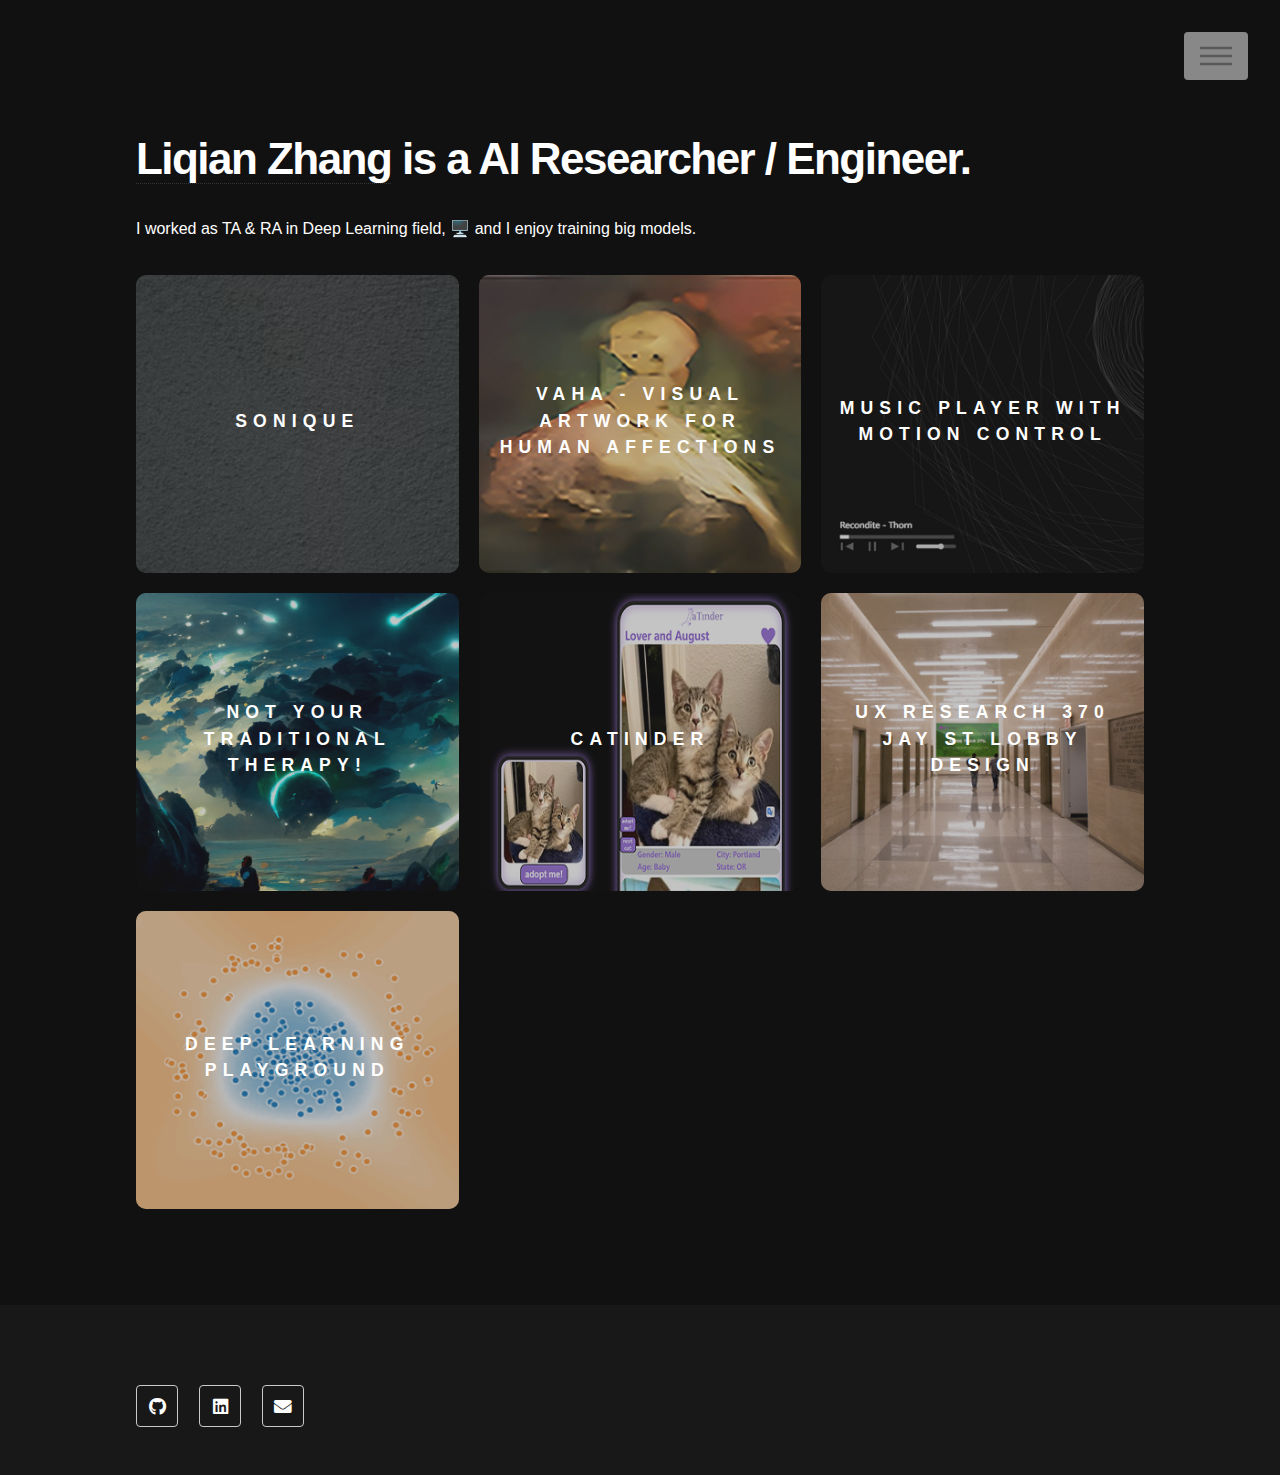
<file: index.html>
<!DOCTYPE HTML>
<!--
	Phantom by HTML5 UP
	html5up.net | @ajlkn
	Free for personal and commercial use under the CCA 3.0 license (html5up.net/license)
-->
<html>
	<head>
		<title>Liqian Zhang</title>
		<link rel="shortcut icon" href="{{ url_for('static', filename='favicon.ico') }}">
		<meta charset="utf-8" />
		<meta name="viewport" content="width=device-width, initial-scale=1, user-scalable=no" />
		<link rel="stylesheet" href="./static/assets/css/main.css" />
		<noscript><link rel="stylesheet" href="./static/assets/css/noscript.css" /></noscript>
	</head>
	<body class="is-preload">
		<!-- Wrapper -->
			<div id="wrapper">

				<!-- Header -->
					<header id="header">
						<div class="inner">


							<!-- Nav -->
								<nav>
									<ul>
										<li><a href="#menu">Menu</a></li>
									</ul>
								</nav>

						</div>
					</header>

				<!-- Menu -->
					<nav id="menu">
						<h2>Menu</h2>
						<ul>
							<li><a href="index.html">Home</a></li>
							<li><a href="templates/sonique.html">SONIQUE - Video Background Music Generation Using Unpaired Audio-Visual Data</a></li>
							<li><a href="https://github.com/zxxwxyyy/VAHA">VAHA - Visual Artwork for Human Affection</a></li>
							<li><a href="https://github.com/zxxwxyyy/Music-Player-With-Motion-Control">Music Player With Motion Control</a></li>
							<li><a href="templates/not_your_traditional_therapy.html">Not Your Traditional Therapy</a></li>
							<li><a href="https://github.com/zxxwxyyy/catinder">Catinder</a></li>
							<li><a href="https://github.com/zxxwxyyy/Deep-learning-playground">Deep Learning Playground</a></li>
							<li><a href="templates/ux_research_370jay.html">UX Research 370 Jay St Lobby Design</a></li>
						
						</ul>
						<h2>About</h2>
						<ul>
							<li><a href="templates/aboutme.html">About Me</a></li>
							<li><a href="https://lzhang20179.wixsite.com/website/work">More Work</a></li>
						</ul>
					</nav>

				<!-- Main -->
					<div id="main">
						<div class="inner">
							<header>
								<h1>
									<a href="./templates/aboutme.html">Liqian Zhang</a> is a AI Researcher / Engineer.
								</h1>
								<p> I worked as TA & RA in Deep Learning field, 🖥️ and I enjoy training big models.</p>
							</header>
							<section class="tiles">
								<article class="style1">
									<span class="image">
										<img src="./static/images/sonique.png" alt=""/>
									</span>
									<a href="./templates/sonique.html">
										<h2>SONIQUE</h2>

										<div class="content">
											<p>
												A Multi-model tool that designed to help video editors generate background music on video & tv series' transition scene.
											</p>
											<p>
												Role: Researcher / Programmer
												<br>Tools: Python, Pytorch</br>
											</p>
										</div>
									</a>
								</article>
								<article class="style1">
									<span class="image">
										<img src="./static/images/happy.jpg" alt=""/>
									</span>
									<a href="https://github.com/zxxwxyyy/VAHA">
										<h2>VAHA - Visual Artwork for Human Affections</h2>

										<div class="content">
											<p>
												The Visual Artwork for Human Affections(VAHA) is a multi-model 
												designed to explore the intersection of creativity, 
												human emotions, and artificial intelligence. 
												Full-stack demo available.
											</p>
											<p>
												Role: Researcher / Programmer
												<br>Tools: Python, ReactJS, Tensorflow</br>
											</p>
										</div>
									</a>
								</article>
								<article class="style1">
									<span class="image">
										<img src="./static/images/music_player.png" alt="" />
									</span>
									<a href="https://github.com/zxxwxyyy/Music-Player-With-Motion-Control">
										<h2>MUSIC PLAYER WITH MOTION CONTROL</h2>
										<div class="content">
											<p>A music player using p5.js that incorporates motion control functionality through Arduino ultrasonic sensors.</p>
											<p>Tools: JavaScript, GitHub Page, Arduino(c++)</p>
										</div>
									</a>
								</article>
								<article class="style1">
									<span class="image">
										<img src="./static/images/NotUrTraditionalTherapy_Logo.png" alt="" />
									</span>
									<a href="/templates/not_your_traditional_therapy.html">
										<h2>NOT YOUR TRADITIONAL THERAPY!</h2>
										<div class="content">
											<p>is a VR rage room that allows you to immerse yourself into two different unique and stylized environments.</p>
											<p>Role: Asset Producer/Programmer
											<br>Tools: Unreal Engine, Blender, Oculus</br>
											</p>
										</div>
									</a>
								</article>
								<article class="style1">
									<span class="image">
										<img src="./static/images/catinder.png" alt="" />
									</span>
									<a href="https://github.com/zxxwxyyy/catinder">
										<h2>CATINDER</h2>
										<div class="content">
											<p>Catinder is a unique adoption web-app designed to help homeless cats find their forever homes. Built using Petfinder's API and p5.js.</p>
											<p>
											Tools: JavaScript, API
											</p>
										</div>
									</a>
								</article>
								<article class="style1">
									<span class="image">
										<img src="./static/images/370_Jay_Lobby.png" alt=""/>
									</span>
									<a href="/templates/ux_research_370jay.html">
										<h2>UX research 370 Jay St Lobby Design</h2>

										<div class="content">
											<p>
												Redesigning NYU Tandon's 370 Jay St lobby - a UX research project for Ideation & Prototypes class.
											</p>
											<p>
												Role: UX Researcher / Programmer
												<br>Tools: p5.js, Arduino(c++)</br>
											</p>
										</div>
									</a>
								</article>
								<article class="style1">
									<span class="image">
										<img src="./static/images/dl-playground.png" alt=""/>
									</span>
									<a href="https://github.com/zxxwxyyy/Deep-learning-playground">
										<h2>DEEP LEARNING PLAYGROUND</h2>

										<div class="content">
											<p>
												a collection of various projects where I have explored and applied concepts from the fascinating realm of machine learning and deep learning.
											</p>
											<p>
												Tools: Python, Tensorflow, Scikit-Learn, Pandas, Numpy, Matplotlib...
											</p>
										</div>
									</a>
								</article>
								<!-- <article class="style1">
									<span class="image">
										<img src="./static/images/fstudio.png" alt=""/>
									</span>
									<a href="https://lzhang20179.wixsite.com/website/f-studio-vr-ar-exhitbition">
										<h2>F-STUDIO AR/VR EXHITBITION</h2>

										<div class="content">
											<p>
												To bring back in-person shopping and visiting exhibition experiences during the Covid pandemic.
											</p>
											<p>
												Role: 3D Modelers/Interaction designer/AR&VR developer
												<br>Tools: Blender, Spark AR</br>
											</p>
										</div>
									</a>
								</article>
								<article class="style1">
									<span class="image">
										<img src="./static/images/kozaburo.png" alt=""/>
									</span>
									<a href="https://lzhang20179.wixsite.com/website/kozaburo-aunn-invitation">
										<h2>KOZABURO aUnn AR INVITATION</h2>

										<div class="content">
											<p>
												a virtual space from graphic images with Kozaburo's mood on Instagram to promote the coming music event.
											</p>
											<p>
												Role: 3D Modelers/Interaction designer/AR developer
												<br>Tools: Blender, Spark AR</br>
											</p>
										</div>
									</a>
								</article> -->

							</section>
						</div>
					</div>

				<!-- Footer -->
					<footer id="footer">
						<div class="inner">
							<section>
								<ul class="icons">
									<li><a href="https://github.com/zxxwxyyy" class="icon brands style2 fa-github"><span class="label">GitHub</span></a></li>
									<li><a href="https://www.linkedin.com/in/liqian-zhang-0572b91a7/" class="icon brands style2 fa-linkedin"><span class="label">Linkedin</span></a></li>
									<li><a href="mailto:lzhang2017@gmail.com" class="icon solid style2 fa-envelope"><span class="label">Email</span></a></li>
								</ul>
							</section>
<!--							<ul class="copyright">-->
<!--								<li>&copy; Untitled. All rights reserved</li><li>Design: <a href="http://html5up.net">HTML5 UP</a></li>-->
<!--							</ul>-->
						</div>
					</footer>

			</div>

		<!-- Scripts -->
			<script src="./static/assets/js/jquery.min.js"></script>
			<script src="./static/assets/js/browser.min.js"></script>
			<script src="./static/assets/js/breakpoints.min.js"></script>
			<script src="./static/assets/js/util.js"></script>
			<script src="./static/assets/js/main.js"></script>

	</body>
</html>
</file>
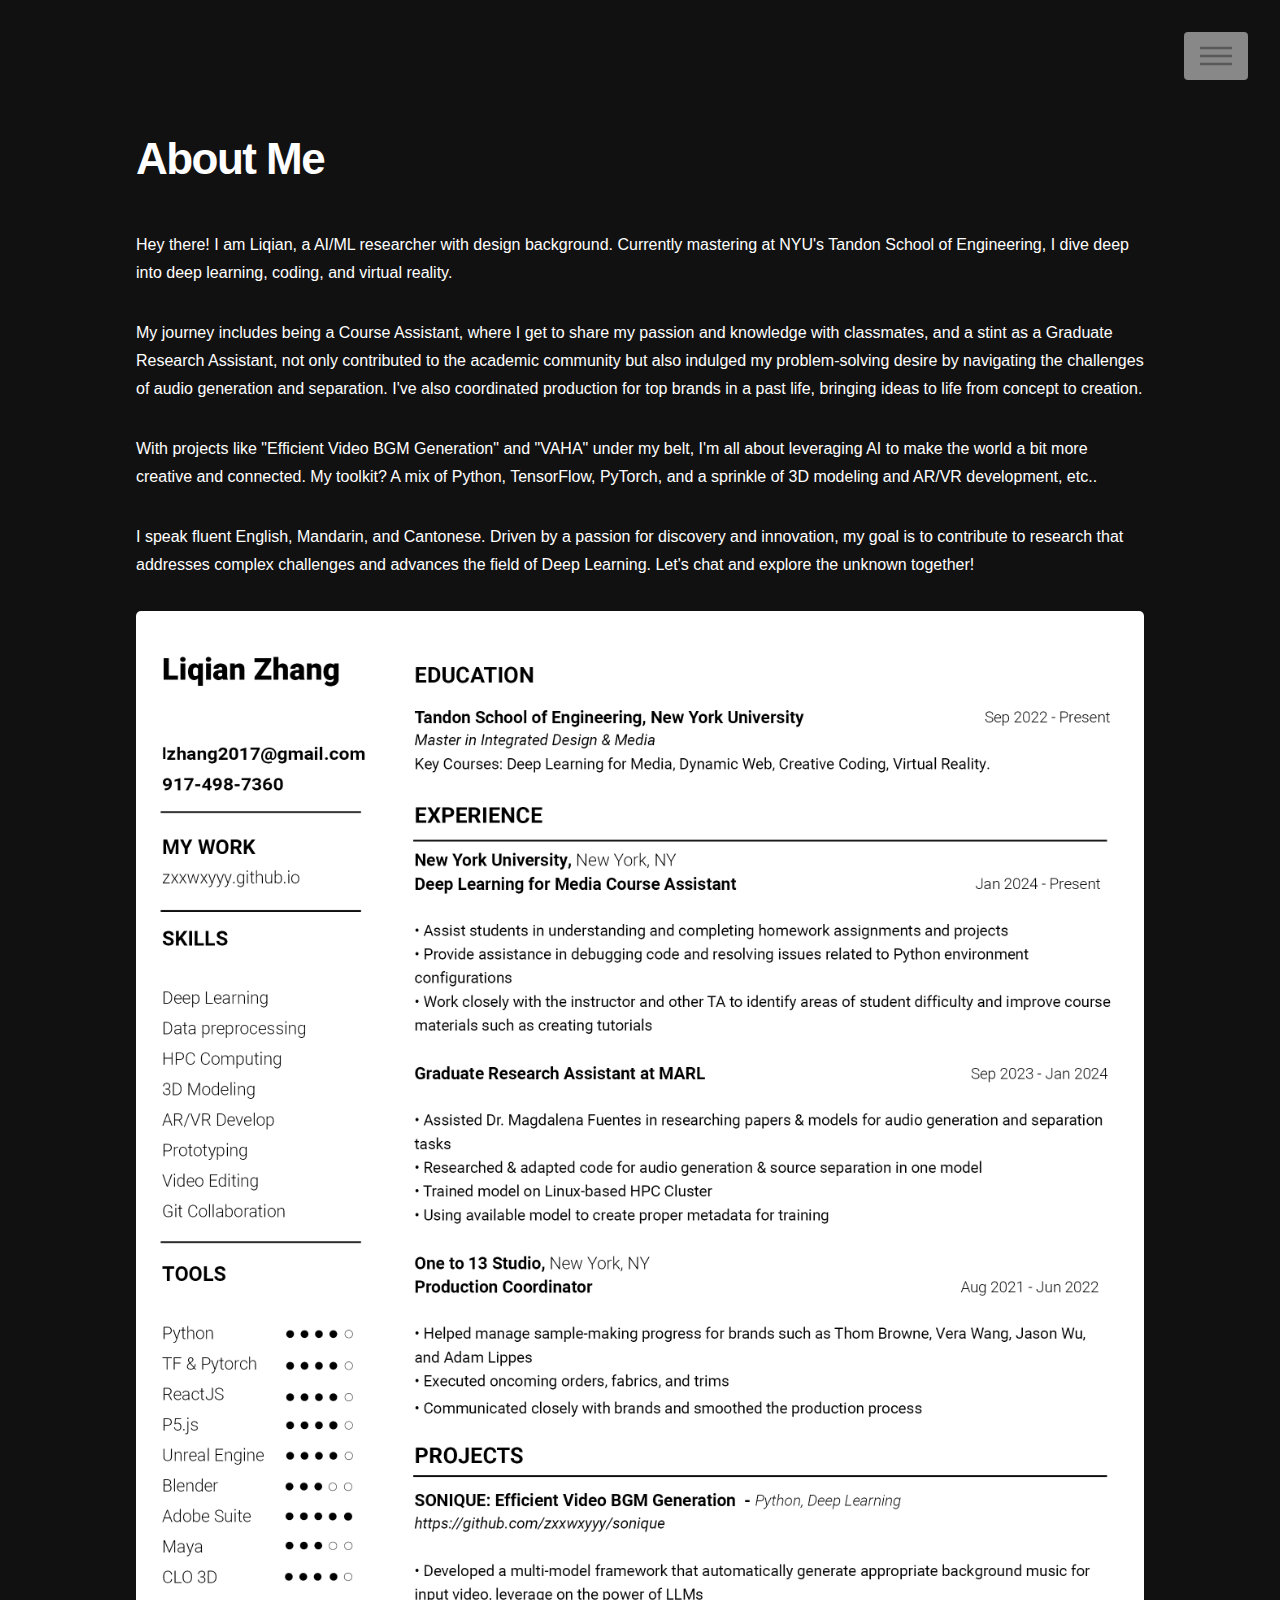
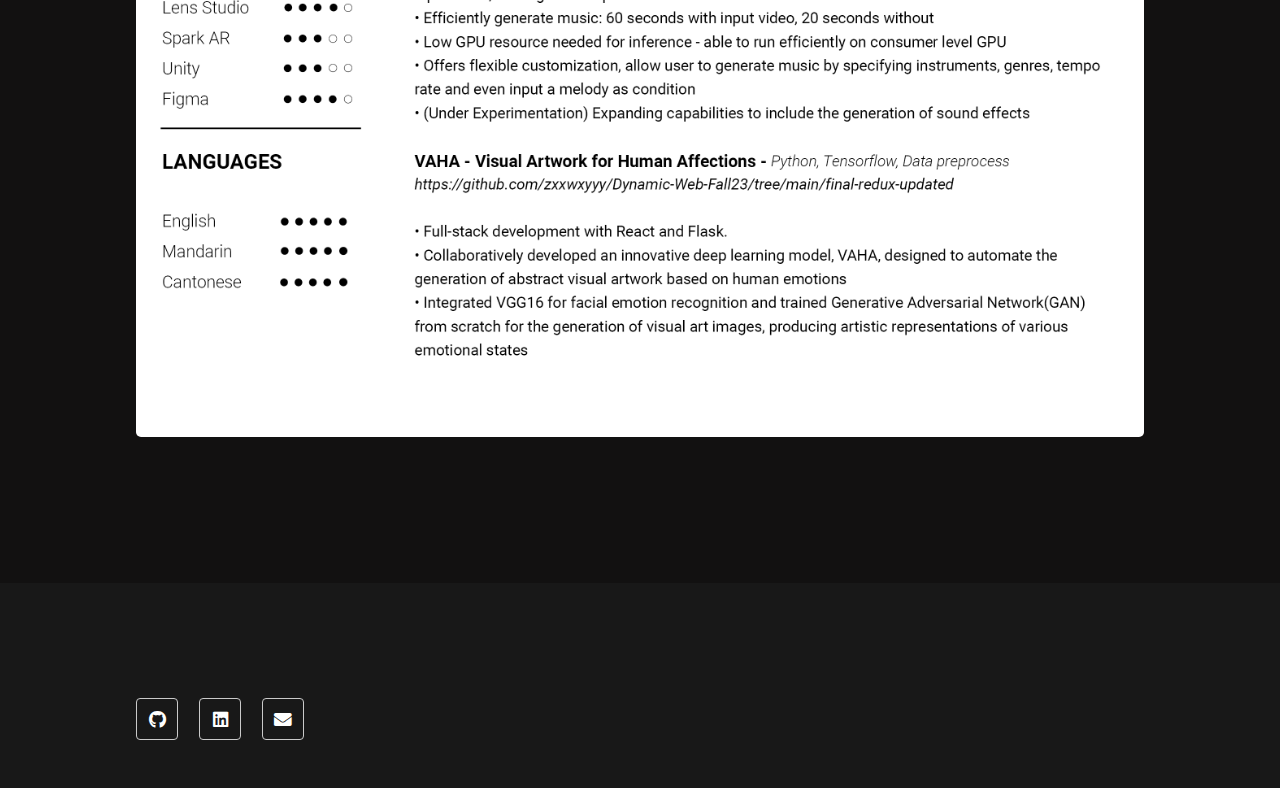
<file: templates/aboutme.html>
<!DOCTYPE HTML>
<!--
	Phantom by HTML5 UP
	html5up.net | @ajlkn
	Free for personal and commercial use under the CCA 3.0 license (html5up.net/license)
-->
<html>
	<head>
		<link rel="shortcut icon" href="{{ url_for('static', filename='favicon.ico') }}">
		<title>About Me</title>
		<meta charset="utf-8" />
		<meta name="viewport" content="width=device-width, initial-scale=1, user-scalable=no" />
		<link rel="stylesheet" href="../static/assets/css/main.css" />
		<noscript><link rel="stylesheet" href="../static/assets/css/noscript.css" /></noscript>

	</head>
	<body class="is-preload">
		<!-- Wrapper -->
			<div id="wrapper">

				<!-- Header -->
					<header id="header">
						<div class="inner">

							<!-- Logo -->
<!--								<a href="index.html" class="logo">-->
<!--									<span class="symbol"><img src="./static/images/logo.svg" alt="" /></span><span class="title">Phantom</span>-->
<!--								</a>-->

							<!-- Nav -->
								<nav>
									<ul>
										<li><a href="#menu">Menu</a></li>
									</ul>
								</nav>

						</div>
					</header>

				<!-- Menu -->
					<nav id="menu">
						<h2>Menu</h2>
						<ul>
							<li><a href="../index.html">Home</a></li>
							<li><a href="sonique.html">SONIQUE - Video Background Music Generation Using Unpaired Audio-Visual Data</a></li>
							<li><a href="https://github.com/zxxwxyyy/VAHA">VAHA - Visual Artwork for Human Affection</a></li>
							<li><a href="https://github.com/zxxwxyyy/Music-Player-With-Motion-Control">Music Player With Motion Control</a></li>
							<li><a href="./not_your_traditional_therapy.html">Not Your Traditional Therapy</a></li>
							<li><a href="https://github.com/zxxwxyyy/catinder">Catinder</a></li>
							<li><a href="https://github.com/zxxwxyyy/Deep-learning-playground">Deep Learning Playground</a></li>
							<li><a href="./ux_research_370jay.html">UX Research 370 Jay St Lobby Design</a></li>
							<!-- <li><a href="https://lzhang20179.wixsite.com/website/f-studio-vr-ar-exhitbition">F-Studio AR/VR Exhitbition</a></li>
							<li><a href="https://lzhang20179.wixsite.com/website/kozaburo-aunn-invitation">Kozaburo aUnn AR Invitation</a></li> -->

						</ul>
						<h2>About</h2>
						<ul>
							<li><a href="./aboutme.html">About Me</a></li>
							<li><a href="https://lzhang20179.wixsite.com/website/work">More Work</a></li>
						</ul>
					</nav>

				<!-- Main -->
					<div id="main">
						<div class="inner">
							<h1>About Me</h1>
<!--							<span class="image main"><img src="./static/images/pic13.jpg" alt="" /></span>-->
							<p>Hey there! I am Liqian, a AI/ML researcher with design background. 
								Currently mastering at NYU's Tandon School of Engineering, 
								I dive deep into deep learning, coding, and virtual reality.
							</p>
							<p>My journey includes being a Course Assistant, 
								where I get to share my passion and knowledge with classmates, 
								and a stint as a Graduate Research Assistant, 
								not only contributed to the academic community but also indulged 
								my problem-solving desire by navigating the challenges of audio generation and separation. 
								I've also coordinated production for top brands in a past life, 
								bringing ideas to life from concept to creation.</p>
							<p>With projects like "Efficient Video BGM Generation" 
								and "VAHA" under my belt, 
								I'm all about leveraging AI to make the world a 
								bit more creative and connected. 
								My toolkit? A mix of Python, TensorFlow, PyTorch, 
								and a sprinkle of 3D modeling and AR/VR development, 
								etc..</p>
							<p>
								I speak fluent English, Mandarin, and Cantonese. 
								Driven by a passion for discovery and innovation, 
								my goal is to contribute to research 
								that addresses complex challenges and advances 
								the field of Deep Learning. 
								Let's chat and explore the unknown together!
							</p>
							<span class="image main">
							<img src="../static/images/RESUME.png" alt="" style="border-radius: 5px;display:block; width=50%; margin-bottom:50px; margin-left:auto; margin-right:auto"/>
							</span>
						</div>
					</div>

				<!-- Footer -->
					<footer id="footer">
						<div class="inner">
							<section>
								<h2></h2>
								<ul class="icons">
									<li><a href="https://github.com/zxxwxyyy" class="icon brands style2 fa-github"><span class="label">GitHub</span></a></li>
									<li><a href="https://www.linkedin.com/in/liqian-zhang-0572b91a7/" class="icon brands style2 fa-linkedin"><span class="label">Linkedin</span></a></li>
									<li><a href="mailto:lzhang2017@gmail.com" class="icon solid style2 fa-envelope"><span class="label">Email</span></a></li>
								</ul>
							</section>
<!--							<ul class="copyright">-->
<!--								<li>&copy; Untitled. All rights reserved</li><li>Design: <a href="http://html5up.net">HTML5 UP</a></li>-->
<!--							</ul>-->
						</div>
					</footer>

			</div>

		<!-- Scripts -->
			<script src="../static/assets/js/jquery.min.js"></script>
			<script src="../static/assets/js/browser.min.js"></script>
			<script src="../static/assets/js/breakpoints.min.js"></script>
			<script src="../static/assets/js/util.js"></script>
			<script src="../static/assets/js/main.js"></script>

	</body>
</html>
</file>
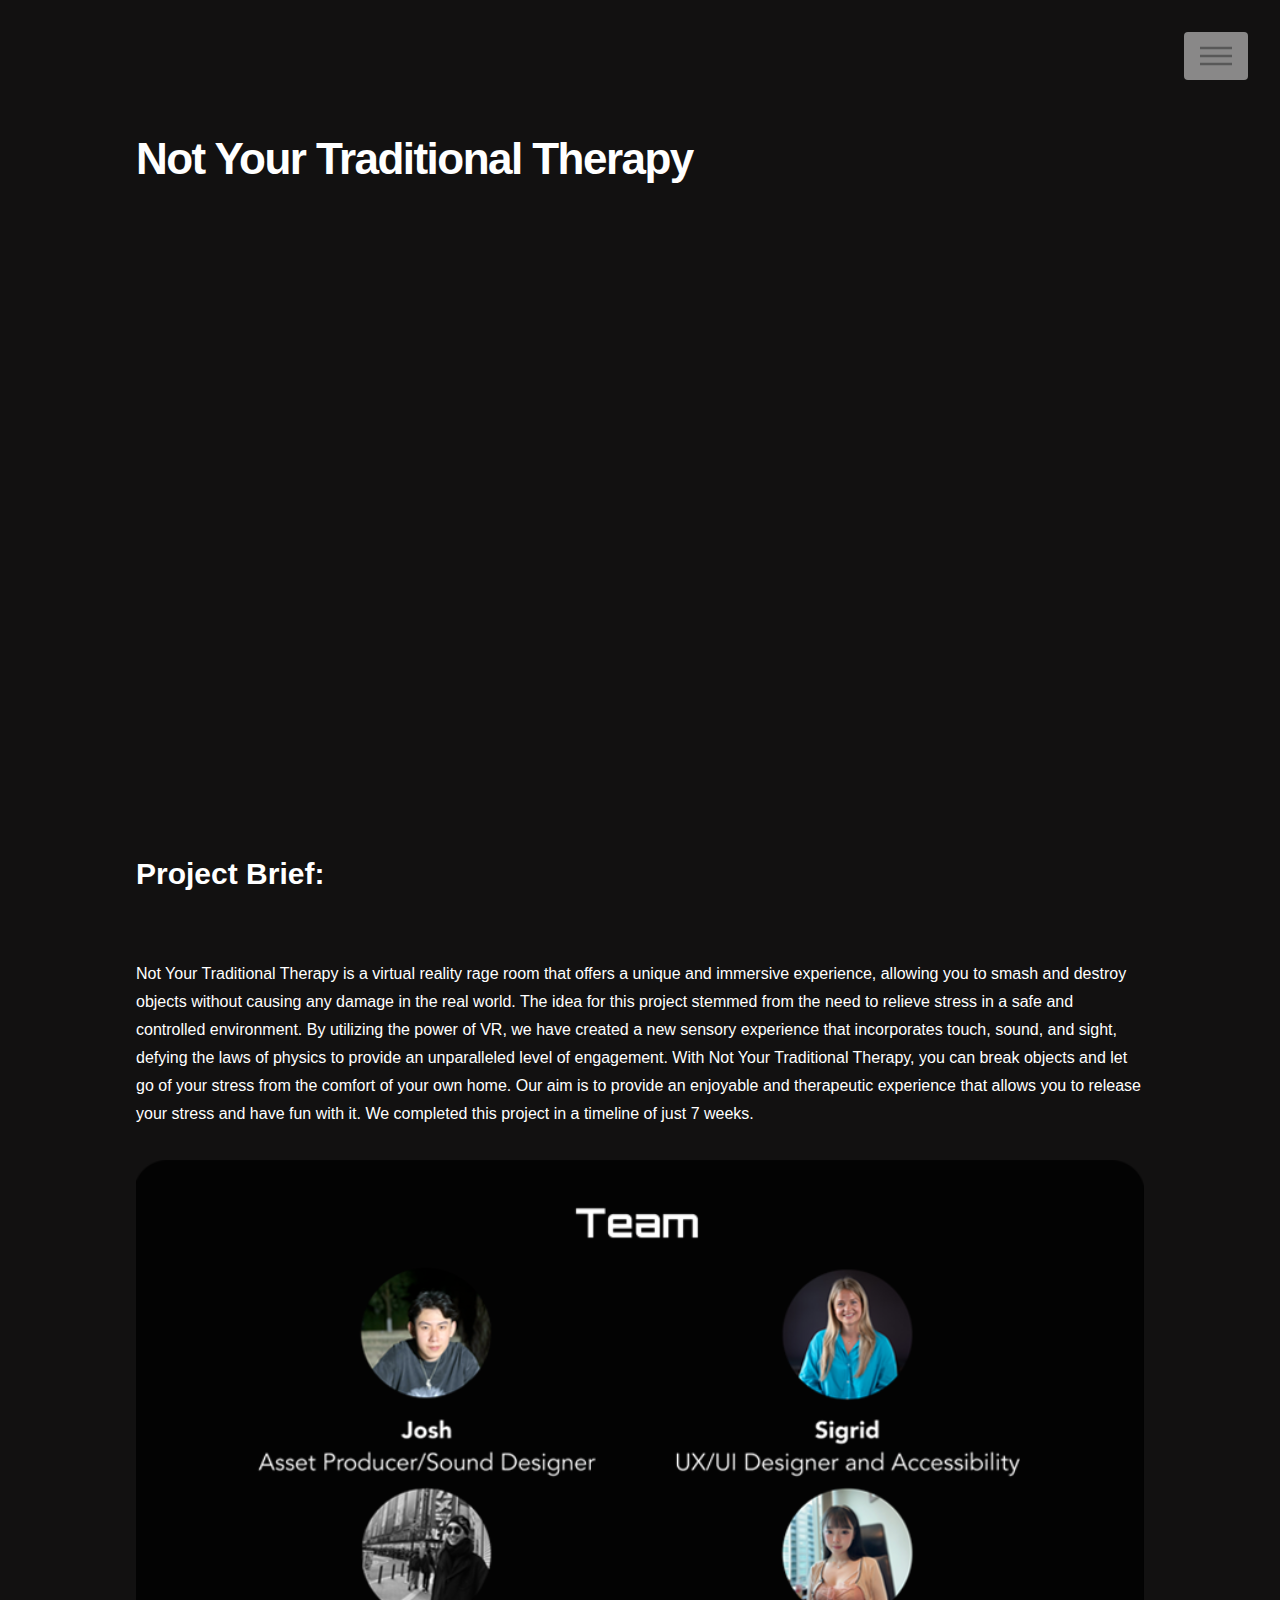
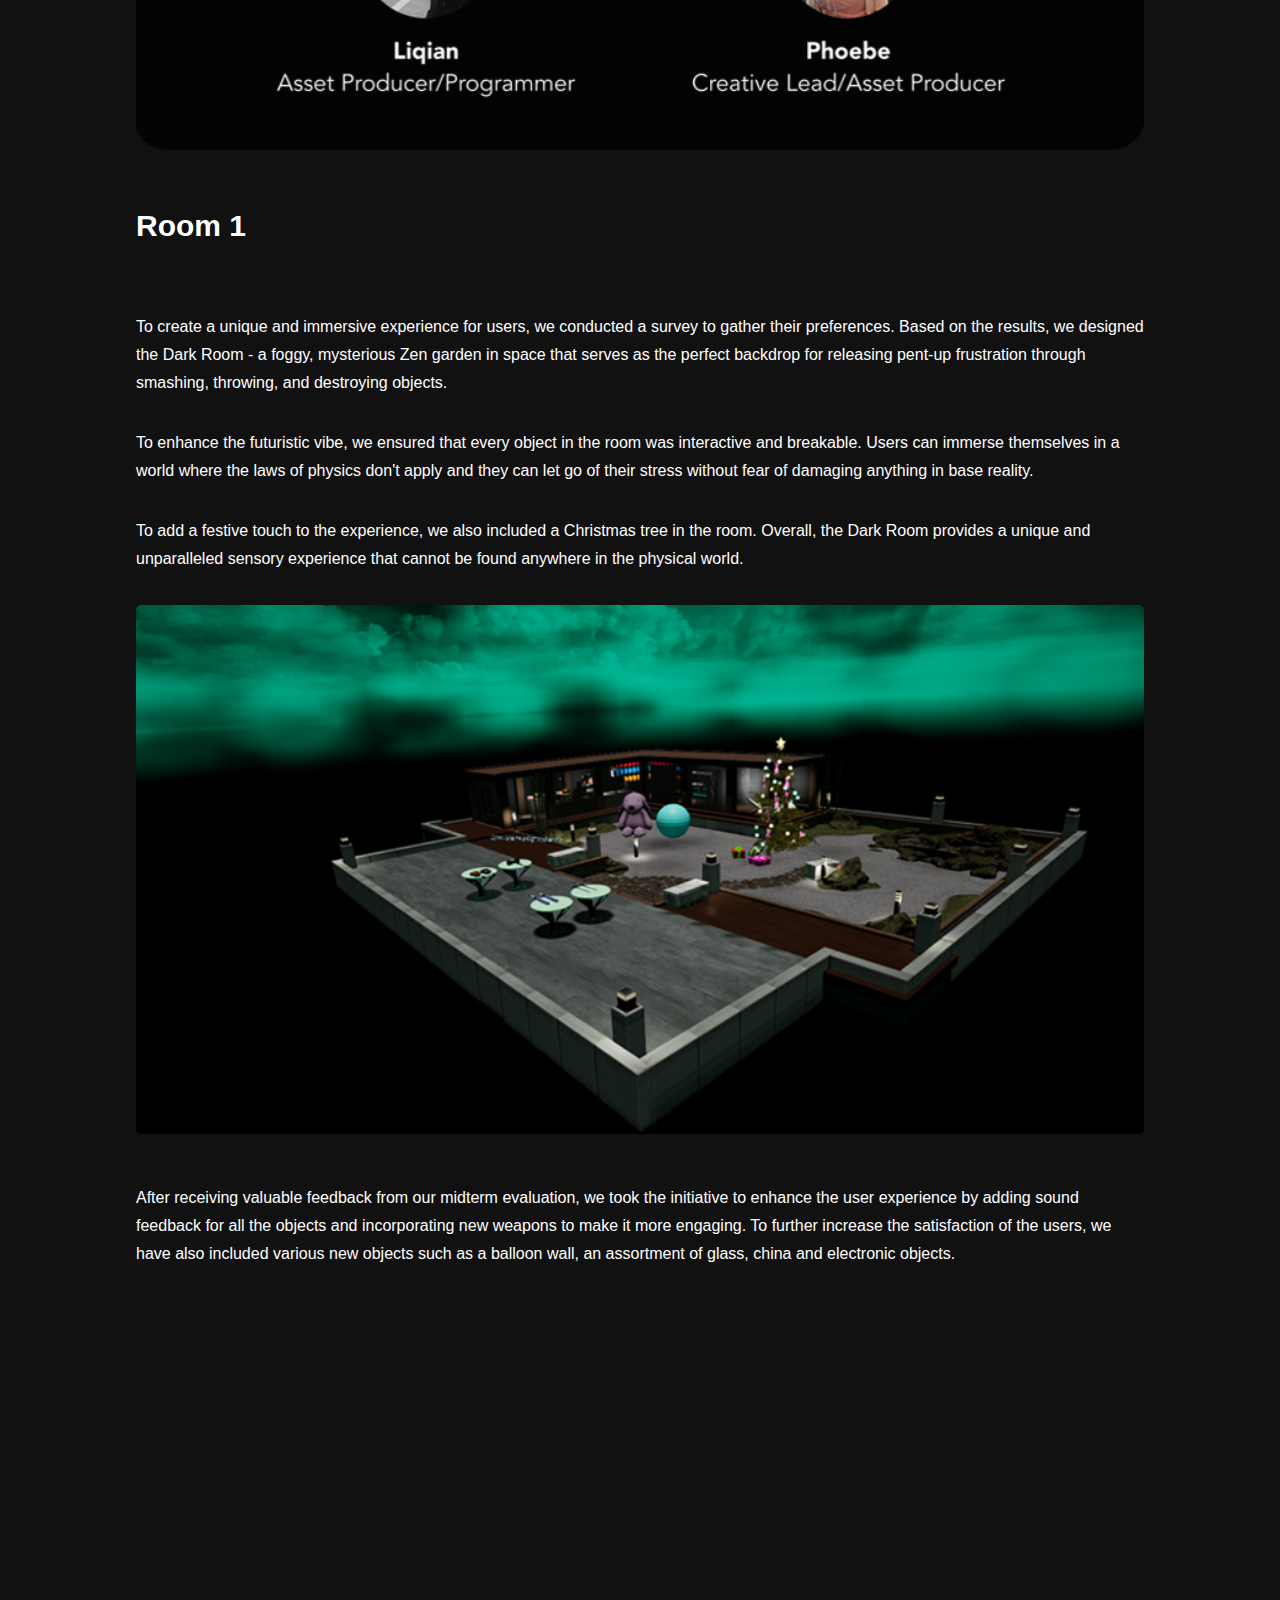
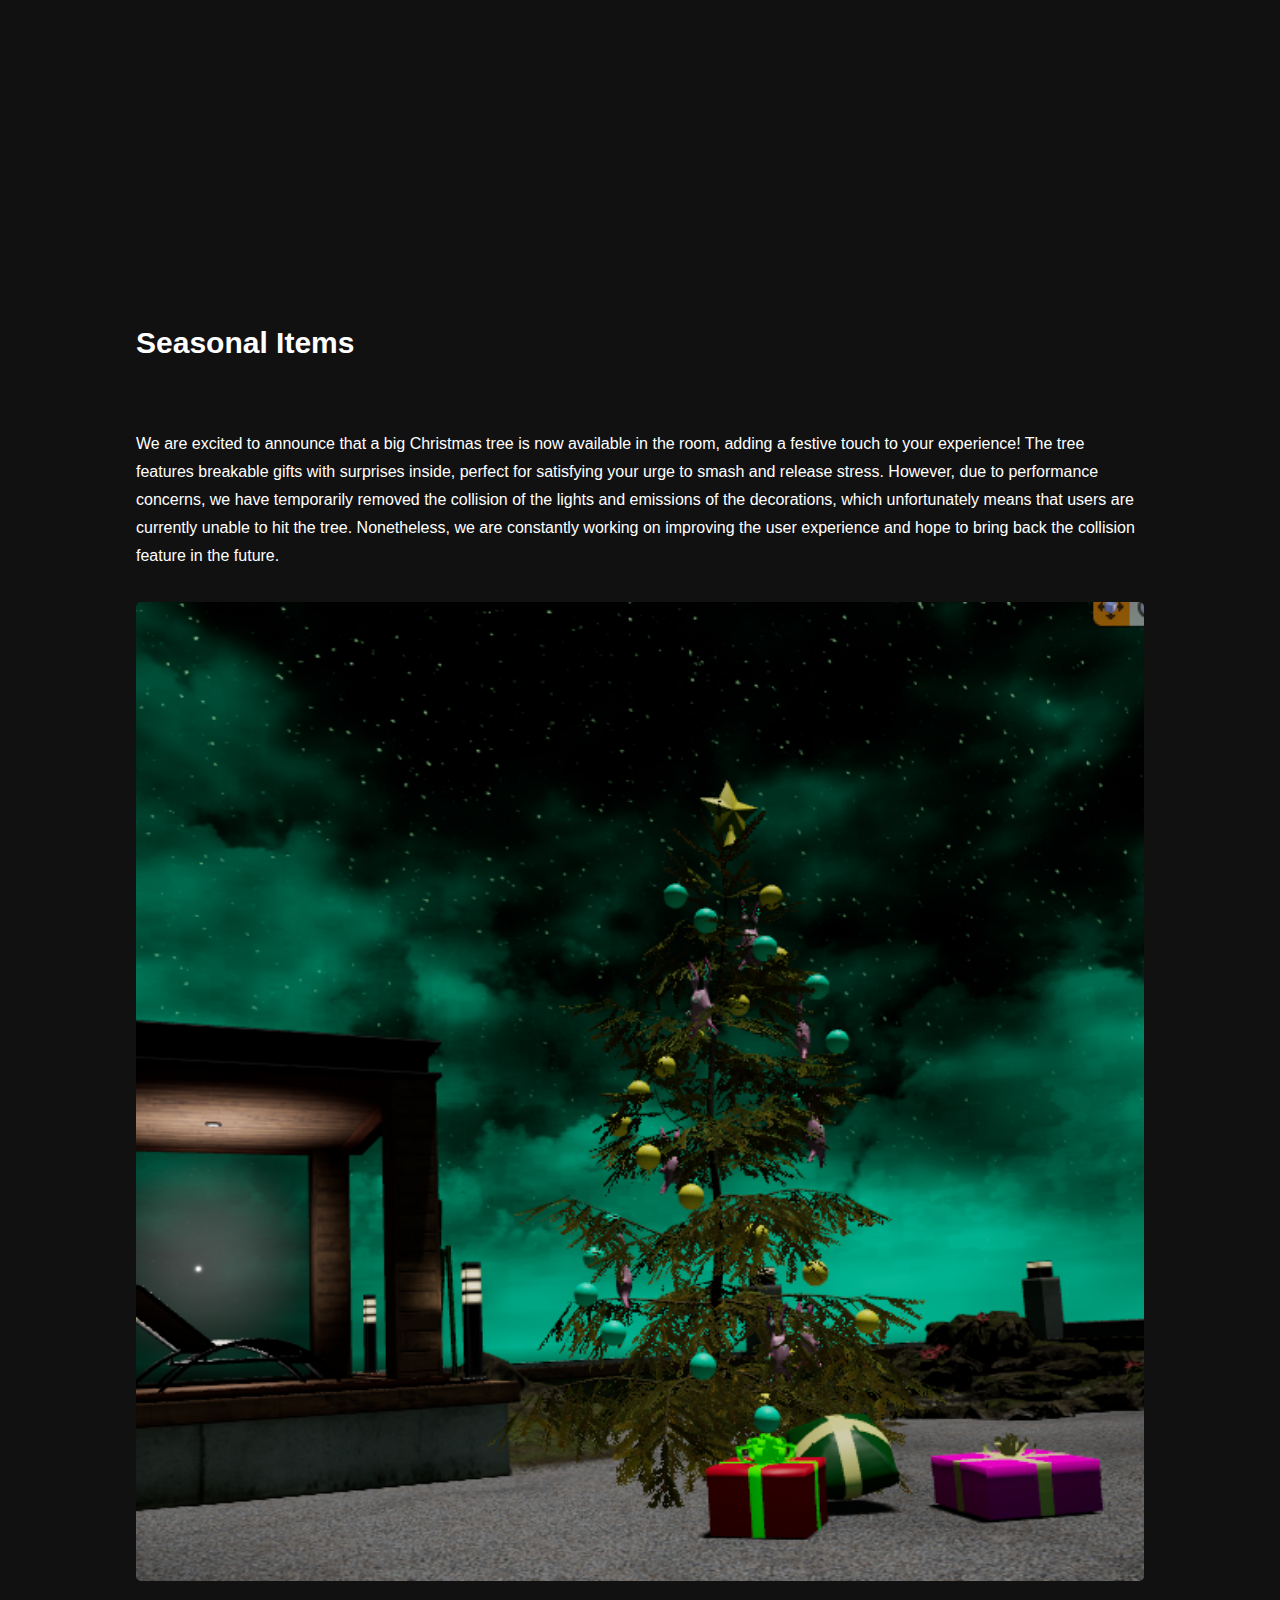
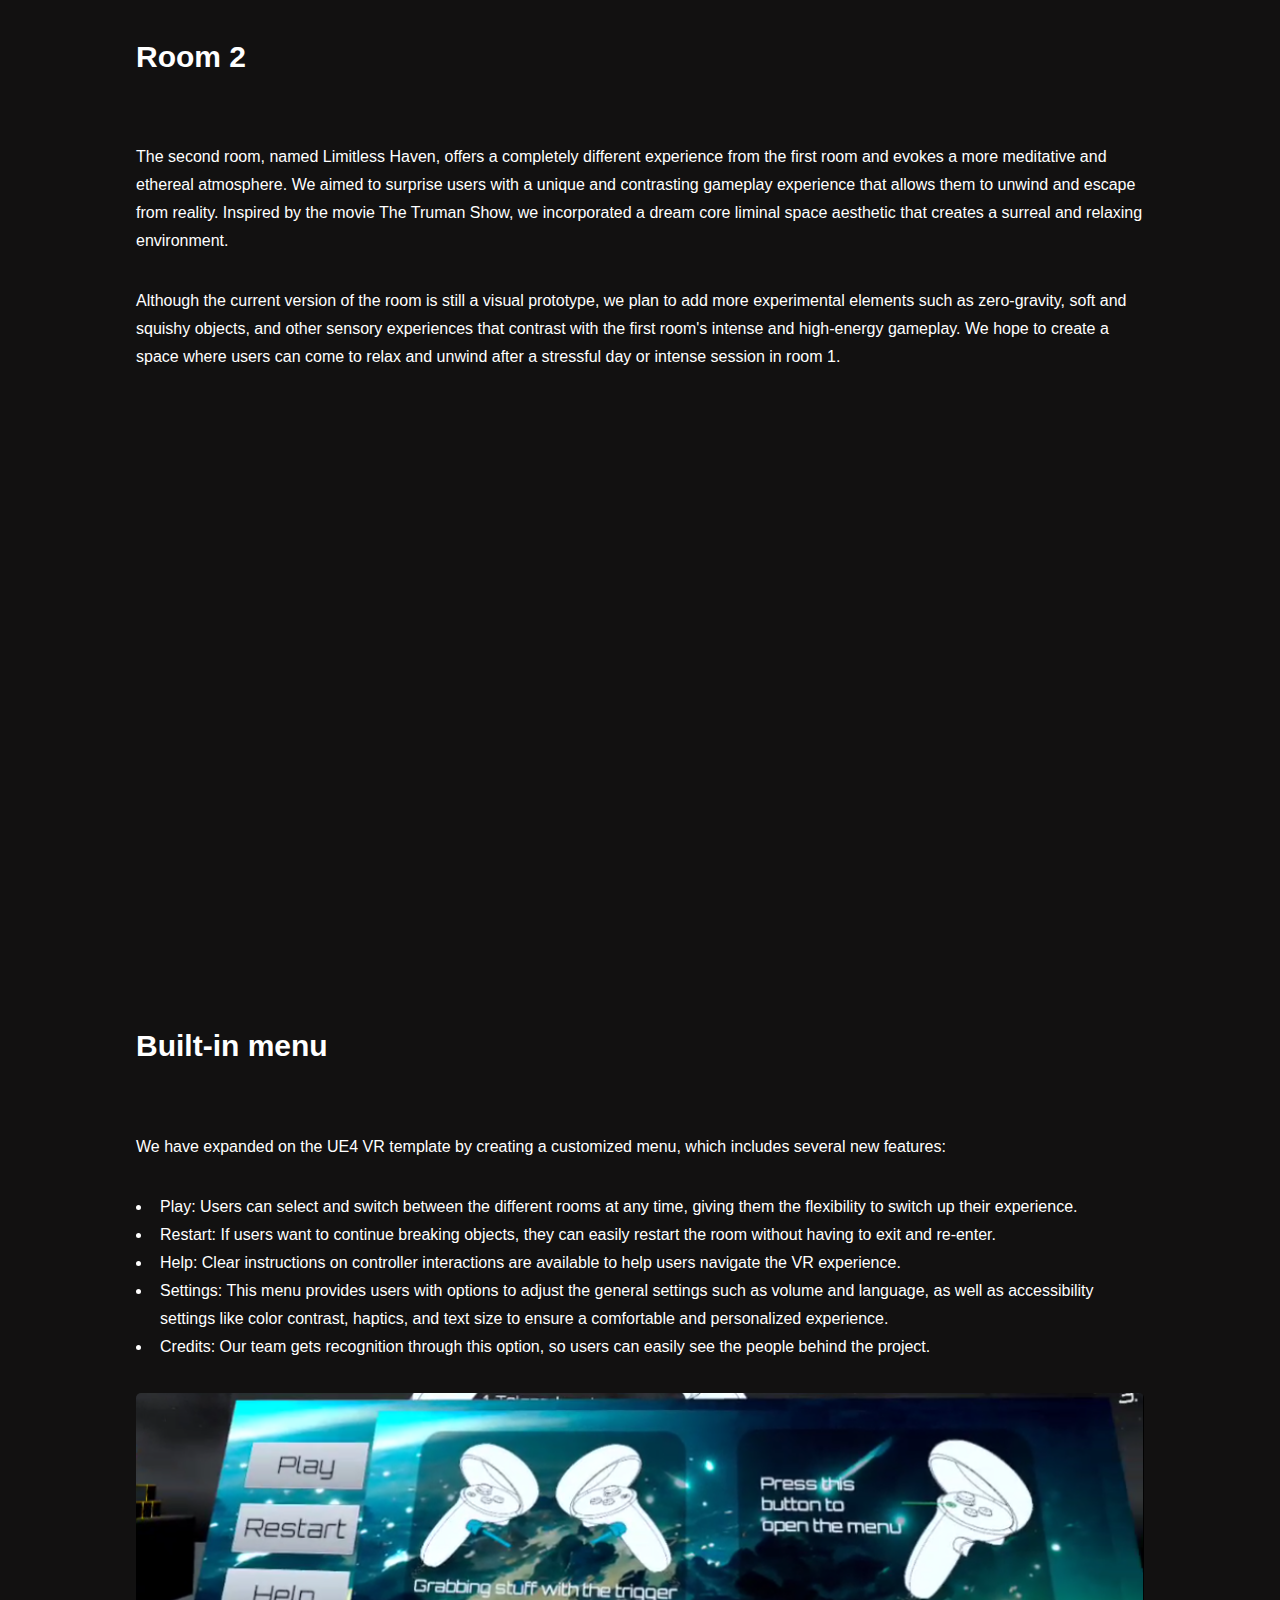
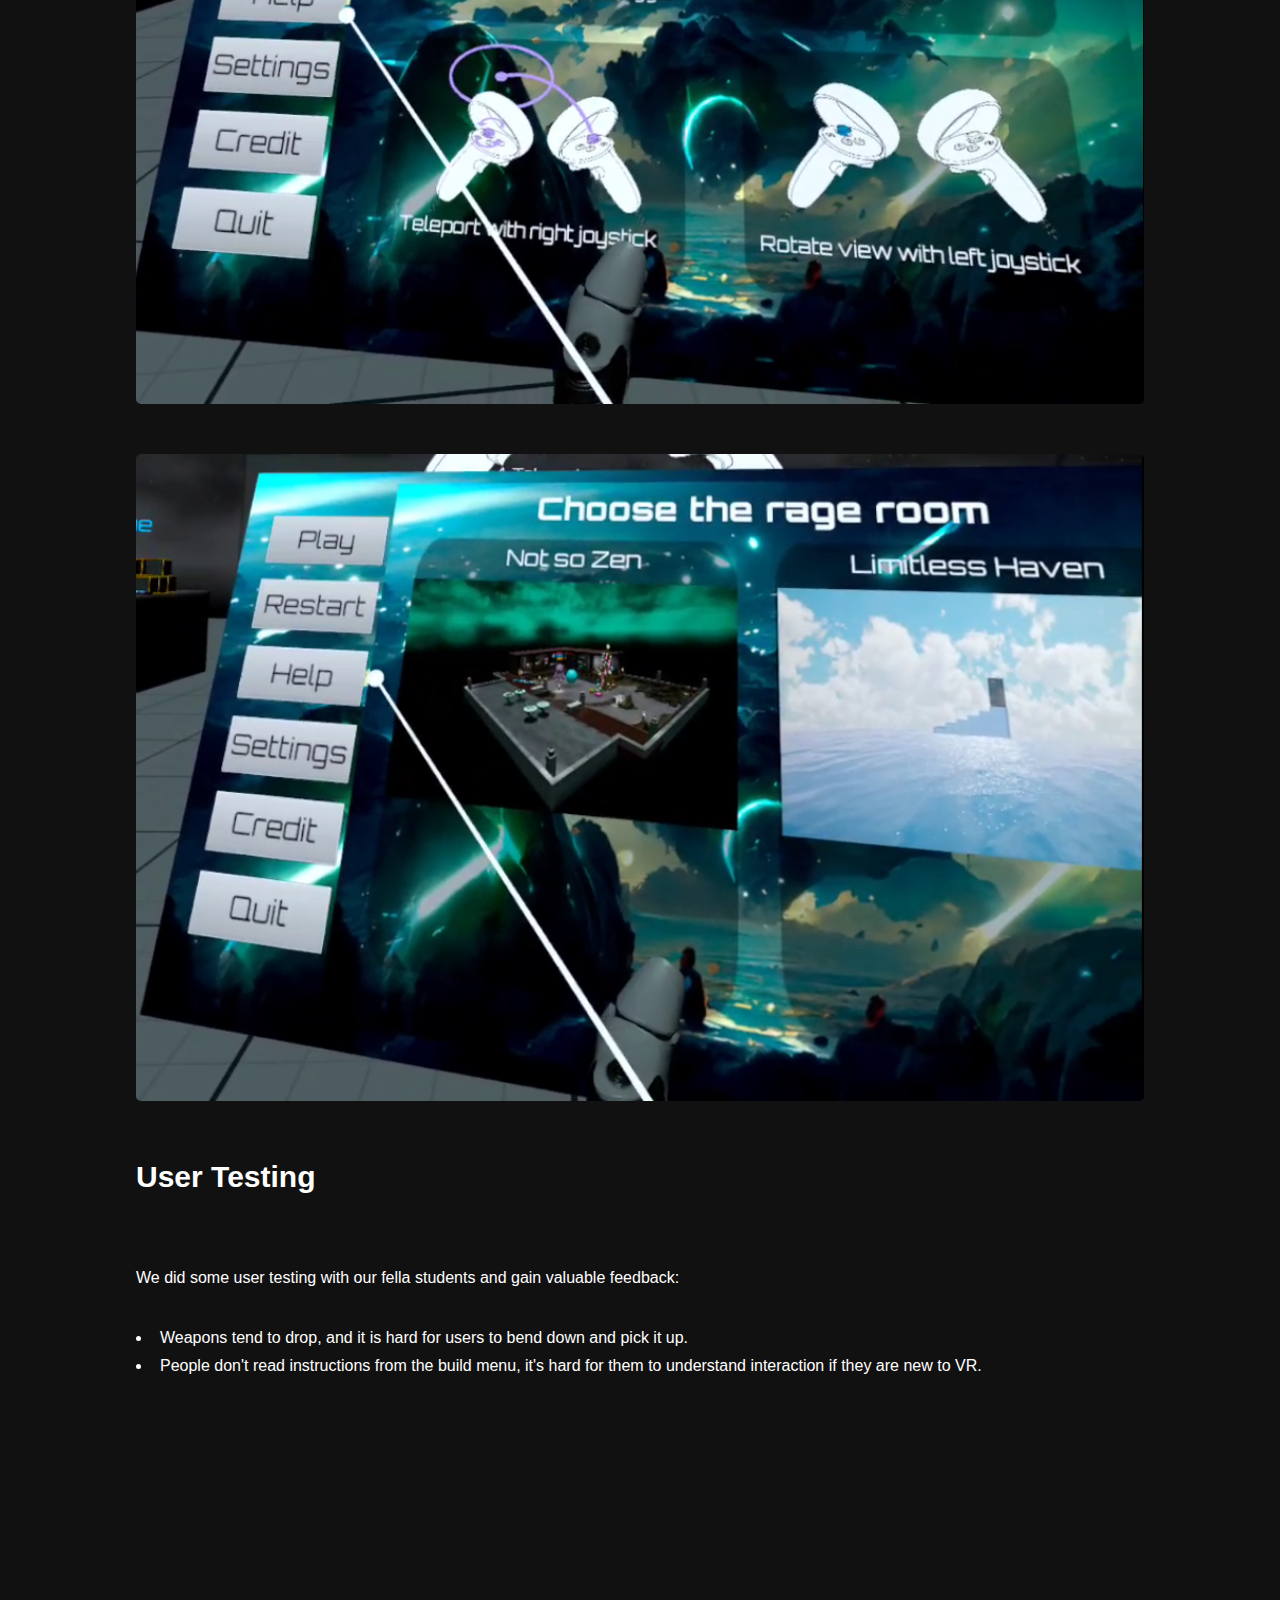
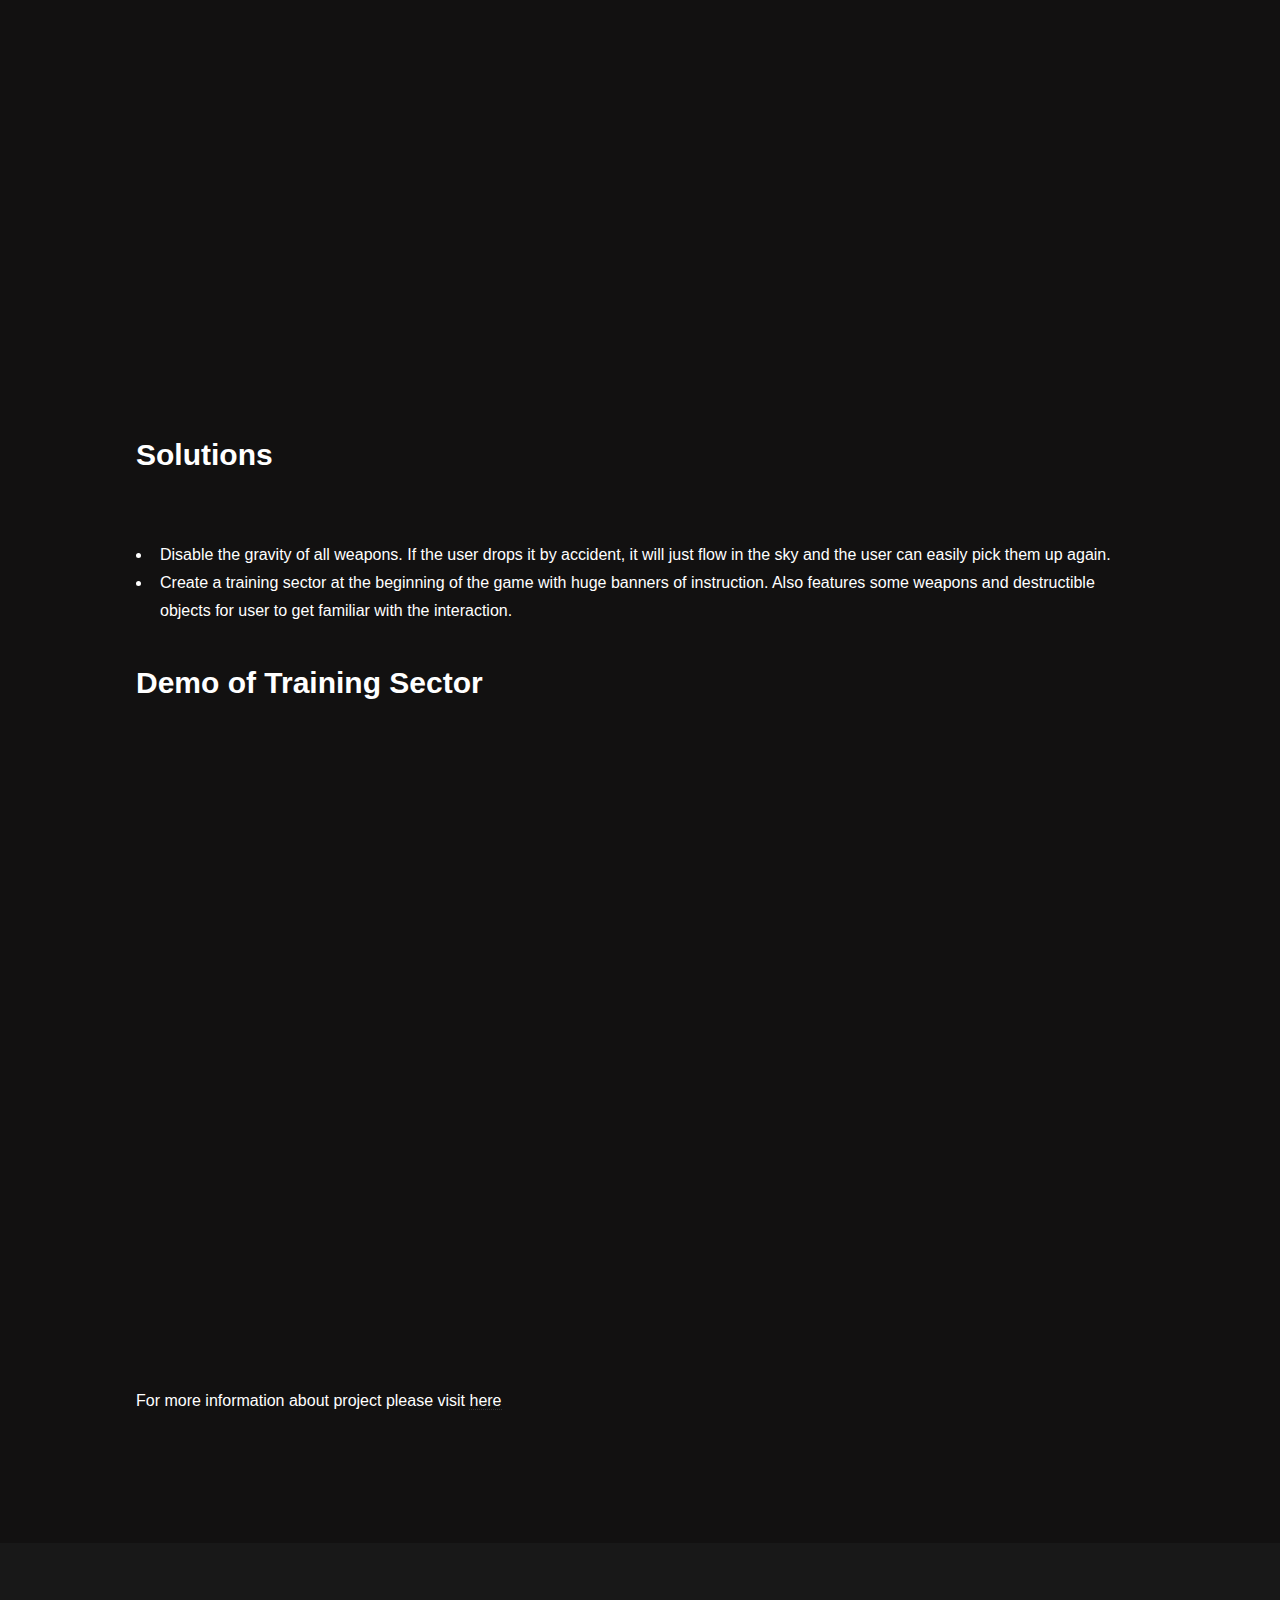
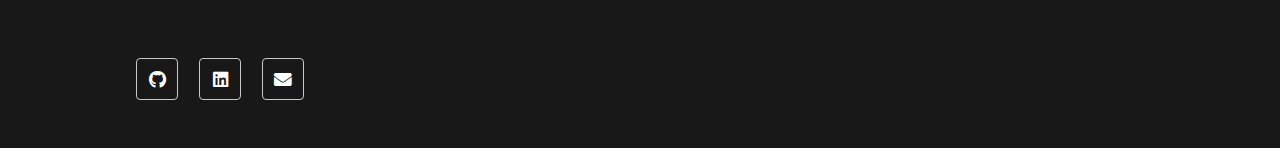
<file: templates/not_your_traditional_therapy.html>
<!DOCTYPE HTML>
<!--
	Phantom by HTML5 UP
	html5up.net | @ajlkn
	Free for personal and commercial use under the CCA 3.0 license (html5up.net/license)
-->
<html>
	<head>
		<link rel="shortcut icon" href="{{ url_for('static', filename='favicon.ico') }}">
		<title>Not Your Traditional Therapy</title>
		<meta charset="utf-8" />
		<meta name="viewport" content="width=device-width, initial-scale=1, user-scalable=no" />
		<link rel="stylesheet" href="../static/assets/css/main.css" />
		<noscript><link rel="stylesheet" href="../static/assets/css/noscript.css" /></noscript>
	</head>
	<body class="is-preload">
		<!-- Wrapper -->
			<div id="wrapper">

				<!-- Header -->
					<header id="header">
						<div class="inner">


							<!-- Nav -->
								<nav>
									<ul>
										<li><a href="#menu">Menu</a></li>
									</ul>
								</nav>

						</div>
					</header>

				<!-- Menu -->
					<nav id="menu">
						<h2>Menu</h2>
						<ul>
							<li><a href="../index.html">Home</a></li>
							<li><a href="sonique.html">SONIQUE - Video Background Music Generation Using Unpaired Audio-Visual Data</a></li>
							<li><a href="https://github.com/zxxwxyyy/VAHA">VAHA - Visual Artwork for Human Affection</a></li>
							<li><a href="https://github.com/zxxwxyyy/Music-Player-With-Motion-Control">Music Player With Motion Control</a></li>
							<li><a href="not_your_traditional_therapy.html">Not Your Traditional Therapy</a></li>
							<li><a href="https://github.com/zxxwxyyy/catinder">Catinder</a></li>
							<li><a href="https://github.com/zxxwxyyy/Deep-learning-playground">Deep Learning Playground</a></li>
							<li><a href="ux_research_370jay.html">UX Research 370 Jay St Lobby Design</a></li>
							<!-- <li><a href="https://lzhang20179.wixsite.com/website/f-studio-vr-ar-exhitbition">F-Studio AR/VR Exhitbition</a></li>
							<li><a href="https://lzhang20179.wixsite.com/website/kozaburo-aunn-invitation">Kozaburo aUnn AR Invitation</a></li> -->

						</ul>
						<h2>About</h2>
						<ul>
							<li><a href="aboutme.html">About Me</a></li>
							<li><a href="https://lzhang20179.wixsite.com/website/work">More Work</a></li>
						</ul>
					</nav>

				<!-- Main -->
					<div id="main">
						<div class="inner">
							<h1>Not Your Traditional Therapy</h1>
							<div class="youtubeVid">
							<iframe src="https://www.youtube.com/embed/ytVZAD8cFF4" title="YouTube video player" frameborder="0" allow="accelerometer; autoplay; clipboard-write; encrypted-media; gyroscope; picture-in-picture; web-share" allowfullscreen></iframe>
							</div>
							<p style="font-size:30px"><b>Project Brief:</b></p>
							<p>
								Not Your Traditional Therapy is a virtual reality rage room that offers a unique and immersive experience, allowing you to smash and destroy objects without causing any damage in the real world. The idea for this project stemmed from the need to relieve stress in a safe and controlled environment. By utilizing the power of VR, we have created a new sensory experience that incorporates touch, sound, and sight, defying the laws of physics to provide an unparalleled level of engagement. With Not Your Traditional Therapy, you can break objects and let go of your stress from the comfort of your own home. Our aim is to provide an enjoyable and therapeutic experience that allows you to release your stress and have fun with it. We completed this project in a timeline of just 7 weeks.
							</p>
							<img class="image main" src="../static/images/vr_team.png" alt="" style="display:block; width=50%; margin-bottom:50px; margin-left:auto; margin-right:auto"/>
							<p style="font-size:30px"><b>Room 1</b></p>
							<p>
								To create a unique and immersive experience for users, we conducted a survey to gather their preferences. Based on the results, we designed the Dark Room - a foggy, mysterious Zen garden in space that serves as the perfect backdrop for releasing pent-up frustration through smashing, throwing, and destroying objects.
							</p>
							<p>
								To enhance the futuristic vibe, we ensured that every object in the room was interactive and breakable. Users can immerse themselves in a world where the laws of physics don't apply and they can let go of their stress without fear of damaging anything in base reality.
							</p>
							<p>
								To add a festive touch to the experience, we also included a Christmas tree in the room. Overall, the Dark Room provides a unique and unparalleled sensory experience that cannot be found anywhere in the physical world.
							</p>
							<img class="image main" src="../static/images/room_1.png" alt="" style="border-radius: 5px;display:block; width=50%; margin-bottom:50px; margin-left:auto; margin-right:auto"/>
							<p>
								After receiving valuable feedback from our midterm evaluation, we took the initiative to enhance the user experience by adding sound feedback for all the objects and incorporating new weapons to make it more engaging. To further increase the satisfaction of the users, we have also included various new objects such as a balloon wall, an assortment of glass, china and electronic objects.							</p>
							<div class="youtubeVid">
							<iframe src="https://www.youtube.com/embed/W8men22BG9M" title="YouTube video player" frameborder="0" allow="accelerometer; autoplay; clipboard-write; encrypted-media; gyroscope; picture-in-picture; web-share" allowfullscreen></iframe>
							</div>
							<p style="font-size:30px"><b>Seasonal Items</b></p>
							<p>
								We are excited to announce that a big Christmas tree is now available in the room, adding a festive touch to your experience! The tree features breakable gifts with surprises inside, perfect for satisfying your urge to smash and release stress. However, due to performance concerns, we have temporarily removed the collision of the lights and emissions of the decorations, which unfortunately means that users are currently unable to hit the tree. Nonetheless, we are constantly working on improving the user experience and hope to bring back the collision feature in the future.
							</p>
							<span class="image main">
							<img src="../static/images/room_1_tree.png" alt="" style="border-radius: 5px;display:block; width=50%; margin-bottom:50px; margin-left:auto; margin-right:auto"/>
							</span>
							<p style="font-size:30px"><b>Room 2</b></p>
							<p>
								The second room, named Limitless Haven, offers a completely different experience from the first room and evokes a more meditative and ethereal atmosphere. We aimed to surprise users with a unique and contrasting gameplay experience that allows them to unwind and escape from reality. Inspired by the movie The Truman Show, we incorporated a dream core liminal space aesthetic that creates a surreal and relaxing environment.
							</p>
							<p>
								Although the current version of the room is still a visual prototype, we plan to add more experimental elements such as zero-gravity, soft and squishy objects, and other sensory experiences that contrast with the first room's intense and high-energy gameplay. We hope to create a space where users can come to relax and unwind after a stressful day or intense session in room 1.
							</p>
							<div class="youtubeVid">
							<iframe src="https://www.youtube.com/embed/MS1fcSEU6fA" title="YouTube video player" frameborder="0" allow="accelerometer; autoplay; clipboard-write; encrypted-media; gyroscope; picture-in-picture; web-share" allowfullscreen></iframe>
							</div>
							<p style="font-size:30px"><b>Built-in menu</b></p>
							<p>We have expanded on the UE4 VR template by creating a customized menu, which includes several new features:
							</p>
							<ul>
								<li>Play: Users can select and switch between the different rooms at any time, giving them the flexibility to switch up their experience.</li>
								<li>Restart: If users want to continue breaking objects, they can easily restart the room without having to exit and re-enter.</li>
								<li>Help: Clear instructions on controller interactions are available to help users navigate the VR experience.</li>
								<li>Settings: This menu provides users with options to adjust the general settings such as volume and language, as well as accessibility settings like color contrast, haptics, and text size to ensure a comfortable and personalized experience.</li>
								<li>Credits: Our team gets recognition through this option, so users can easily see the people behind the project.</li>
							</ul>
							<span class="image main">
							<img src="../static/images/vr_menu_1.png"  alt="" style="border-radius: 5px;display:block; width=50%; margin-bottom:50px; margin-left:auto; margin-right:auto"/>
							<img src="../static/images/vr_menu_2.png"  alt="" style="border-radius: 5px;display:block; width=50%; margin-bottom:50px; margin-left:auto; margin-right:auto"/>
							</span>
							<p style="font-size:30px"><b>User Testing</b></p>
							<p>
								We did some user testing with our fella students and gain valuable feedback:
							</p>
							<ul>
								<li>Weapons tend to drop, and it is hard for users to bend down and pick it up.</li>
								<li>People don't read instructions from the build menu, it's hard for them to understand interaction if they are new to VR. </li>
							</ul>
							<div class="youtubeVid">
							<iframe src="https://www.youtube.com/embed/b9GbnMfbymI" title="YouTube video player" frameborder="0" allow="accelerometer; autoplay; clipboard-write; encrypted-media; gyroscope; picture-in-picture; web-share" allowfullscreen></iframe>
							</div>
							<p style="font-size:30px"><b>Solutions</b></p>
							<ul>
								<li>Disable the gravity of all weapons. If the user drops it by accident, it will just flow in the sky and the user can easily pick them up again. </li>
								<li>Create a training sector at the beginning of the game with huge banners of instruction. Also features some weapons and destructible objects for user to get familiar with the interaction.  </li>
							</ul>
							<p style="font-size:30px"><b>Demo of Training Sector</b></p>
							<div class="youtubeVid">
							<iframe src="https://www.youtube.com/embed/eDhLM0kKbv8" title="YouTube video player" frameborder="0" allow="accelerometer; autoplay; clipboard-write; encrypted-media; gyroscope; picture-in-picture; web-share" allowfullscreen></iframe>
							</div>
							<p>For more information about project please visit <a href="https://lzhang20179.wixsite.com/website/not-your-traditional-therapy" style="color: #ffffff;">here</a></p>
						</div>
					</div>

				<!-- Footer -->
					<footer id="footer">
						<div class="inner">
						
							<section>
								<h2></h2>
								<ul class="icons">
									<li><a href="https://github.com/zxxwxyyy" class="icon brands style2 fa-github"><span class="label">GitHub</span></a></li>
									<li><a href="https://www.linkedin.com/in/liqian-zhang-0572b91a7/" class="icon brands style2 fa-linkedin"><span class="label">Linkedin</span></a></li>
									<li><a href="mailto:lzhang2017@gmail.com" class="icon solid style2 fa-envelope"><span class="label">Email</span></a></li>
								</ul>
							</section>
<!--							<ul class="copyright">-->
<!--								<li>&copy; Untitled. All rights reserved</li><li>Design: <a href="http://html5up.net">HTML5 UP</a></li>-->
<!--							</ul>-->
						</div>
					</footer>

			</div>

		<!-- Scripts -->
			<script src="../static/assets/js/jquery.min.js"></script>
			<script src="../static/assets/js/browser.min.js"></script>
			<script src="../static/assets/js/breakpoints.min.js"></script>
			<script src="../static/assets/js/util.js"></script>
			<script src="../static/assets/js/main.js"></script>

	</body>
</html>
</file>
<file: static/assets/css/noscript.css>
/*
	Phantom by HTML5 UP
	html5up.net | @ajlkn
	Free for personal and commercial use under the CCA 3.0 license (html5up.net/license)
*/

/* Tiles */

	body.is-preload .tiles article {
		-moz-transform: none;
		-webkit-transform: none;
		-ms-transform: none;
		transform: none;
		opacity: 1;
	}
</file>
<file: static/assets/css/main.css>
@import url(fontawesome-all.min.css);
@import url("https://fonts.googleapis.com/css?family=Source+Sans+Pro:300,700,900");

/*
	Phantom by HTML5 UP
	html5up.net | @ajlkn
	Free for personal and commercial use under the CCA 3.0 license (html5up.net/license)
*/

html, body, div, span, applet, object,
iframe, h1, h2, h3, h4, h5, h6, p, blockquote,
pre, a, abbr, acronym, address, big, cite,
code, del, dfn, em, img, ins, kbd, q, s, samp,
small, strike, strong, sub, sup, tt, var, b,
u, i, center, dl, dt, dd, ol, ul, li, fieldset,
form, label, legend, table, caption, tbody,
tfoot, thead, tr, th, td, article, aside,
canvas, details, embed, figure, figcaption,
footer, header, hgroup, menu, nav, output, ruby,
section, summary, time, mark, audio, video {
	margin: 0;
	padding: 0;
	border: 0;
	font-size: 100%;
	font: 'Roboto', sans-serif;
	vertical-align: baseline;}

article, aside, details, figcaption, figure,
footer, header, hgroup, menu, nav, section {
	display: block;}

.audio-item {
		flex: 1 1 250px; 
		margin: 10px; 
		box-sizing: border-box; 
	  }
	

	
@media (max-width: 600px) {
		.audio-item {
		  min-width: 100%; 
		}
	  }

.video-item {
		flex: 1;
		min-width: 250px; 
		margin: 10px; 
	  }
	  
.video-item video {
		width: 100%; 
		height: auto; 
	  }
	
@media (max-width: 600px) {
		.video-item {
		  min-width: 100%; 
		}
}

.youtubeVid {
    position: relative;
    width: 100%;
    height: 0;
    padding-bottom: 56.25%; 
    overflow: hidden;
    border-radius: 5px;
    margin-bottom: 50px;
}

.youtubeVid iframe {
    position: absolute;
    top: 0;
    left: 0;
    width: 100%;
    height: 100%;
}
.youtubeVid video {
    display: block;
    width: 100%;
    height: auto;
    object-fit: fill;
    margin-bottom: 50px;
    margin-left: auto;
    margin-right: auto;
    border-radius: 5px;
}

body {
	line-height: 1;
}

ol, ul {
	list-style: none;
}

blockquote, q {
	quotes: none;
}

	blockquote:before, blockquote:after, q:before, q:after {
		content: '';
		content: none;
	}

table {
	border-collapse: collapse;
	border-spacing: 0;
}

body {
	-webkit-text-size-adjust: none;
}

mark {
	background-color: transparent;
	color: inherit;
}

input::-moz-focus-inner {
	border: 0;
	padding: 0;
}

input, select, textarea {
	-moz-appearance: none;
	-webkit-appearance: none;
	-ms-appearance: none;
	appearance: none;
}

/* Basic */

	@-ms-viewport {
		width: device-width;
	}

	body {
		-ms-overflow-style: scrollbar;
	}

	@media screen and (max-width: 480px) {

		html, body {
			min-width: 320px;
		}

	}

	html {
		box-sizing: border-box;
	}

	*, *:before, *:after {
		box-sizing: inherit;
	}

	body {
		background: #121111;
	}

		body.is-preload *, body.is-preload *:before, body.is-preload *:after {
			-moz-animation: none !important;
			-webkit-animation: none !important;
			-ms-animation: none !important;
			animation: none !important;
			-moz-transition: none !important;
			-webkit-transition: none !important;
			-ms-transition: none !important;
			transition: none !important;
		}

/* Type */

	body, input, select, textarea {
		color: #ffffff;
		font-family:'Roboto', sans-serif;
		font-size: 16pt;
		font-weight: 300;
		line-height: 1.75;
	}

		@media screen and (max-width: 1680px) {

			body, input, select, textarea {
				font-size: 14pt;
			}

		}

		@media screen and (max-width: 1280px) {

			body, input, select, textarea {
				font-size: 12pt;
			}

		}

	a {
		-moz-transition: border-bottom-color 0.2s ease, color 0.2s ease;
		-webkit-transition: border-bottom-color 0.2s ease, color 0.2s ease;
		-ms-transition: border-bottom-color 0.2s ease, color 0.2s ease;
		transition: border-bottom-color 0.2s ease, color 0.2s ease;
		text-decoration: none;
		color: #585858;
		border-bottom: dotted 1px rgba(88, 88, 88, 0.5);
	}

		a:hover {
			border-bottom-color: transparent;
			color: #f2849e !important;
		}

	strong, b {
		font-weight: 900;
	}

	em, i {
		font-style: italic;
	}

	p {
		margin: 0 0 2em 0;
	}

	h1 {
		font-size: 2.75em;
		font-weight: 700;
		line-height: 1.3;
		margin: 0 0 1em 0;
		letter-spacing: -0.035em;
	}

		h1 a {
			color: inherit;
		}

		@media screen and (max-width: 736px) {

			h1 {
				font-size: 2em;
				margin: 0 0 1em 0;
			}

		}

		@media screen and (max-width: 360px) {

			h1 {
				font-size: 1.75em;
			}

		}

	h2, h3, h4, h5, h6 {
		font-weight: 900;
		line-height: 1.5;
		margin: 0 0 2em 0;
		text-transform: uppercase;
		letter-spacing: 0.35em;
	}

		h2 a, h3 a, h4 a, h5 a, h6 a {
			color: inherit;
		}

	h2 {
		font-size: 1.1em;
	}

	h3 {
		font-size: 1em;
	}

	h4 {
		font-size: 0.8em;
	}

	h5 {
		font-size: 0.8em;
	}

	h6 {
		font-size: 0.8em;
	}

	@media screen and (max-width: 980px) {

		h1 br, h2 br, h3 br, h4 br, h5 br, h6 br {
			display: none;
		}

	}

	@media screen and (max-width: 736px) {

		h2 {
			font-size: 1em;
		}

		h3 {
			font-size: 0.8em;
		}

	}

	sub {
		font-size: 0.8em;
		position: relative;
		top: 0.5em;
	}

	sup {
		font-size: 0.8em;
		position: relative;
		top: -0.5em;
	}

	blockquote {
		border-left: solid 4px #c9c9c9;
		font-style: italic;
		margin: 0 0 2em 0;
		padding: 0.5em 0 0.5em 2em;
	}

	code {
		background: rgba(144, 144, 144, 0.075);
		border-radius: 4px;
		border: solid 1px #c9c9c9;
		font-family: "Courier New", monospace;
		font-size: 0.9em;
		margin: 0 0.25em;
		padding: 0.25em 0.65em;
	}

	pre {
		-webkit-overflow-scrolling: touch;
		font-family: "Courier New", monospace;
		font-size: 0.9em;
		margin: 0 0 2em 0;
	}

		pre code {
			display: block;
			line-height: 1.75;
			padding: 1em 1.5em;
			overflow-x: auto;
		}

	hr {
		border: 0;
		border-bottom: solid 1px #c9c9c9;
		margin: 2em 0;
	}

		hr.major {
			margin: 3em 0;
		}

	.align-left {
		text-align: left;
	}

	.align-center {
		text-align: center;
	}

	.align-right {
		text-align: right;
	}

/* Row */

	.row {
		display: flex;
		flex-wrap: wrap;
		box-sizing: border-box;
		align-items: stretch;
	}

		.row > * {
			box-sizing: border-box;
		}

		.row.gtr-uniform > * > :last-child {
			margin-bottom: 0;
		}

		.row.aln-left {
			justify-content: flex-start;
		}

		.row.aln-center {
			justify-content: center;
		}

		.row.aln-right {
			justify-content: flex-end;
		}

		.row.aln-top {
			align-items: flex-start;
		}

		.row.aln-middle {
			align-items: center;
		}

		.row.aln-bottom {
			align-items: flex-end;
		}

		.row > .imp {
			order: -1;
		}

		.row > .col-1 {
			width: 8.33333%;
		}

		.row > .off-1 {
			margin-left: 8.33333%;
		}

		.row > .col-2 {
			width: 16.66667%;
		}

		.row > .off-2 {
			margin-left: 16.66667%;
		}

		.row > .col-3 {
			width: 25%;
		}

		.row > .off-3 {
			margin-left: 25%;
		}

		.row > .col-4 {
			width: 33.33333%;
		}

		.row > .off-4 {
			margin-left: 33.33333%;
		}

		.row > .col-5 {
			width: 41.66667%;
		}

		.row > .off-5 {
			margin-left: 41.66667%;
		}

		.row > .col-6 {
			width: 50%;
		}

		.row > .off-6 {
			margin-left: 50%;
		}

		.row > .col-7 {
			width: 58.33333%;
		}

		.row > .off-7 {
			margin-left: 58.33333%;
		}

		.row > .col-8 {
			width: 66.66667%;
		}

		.row > .off-8 {
			margin-left: 66.66667%;
		}

		.row > .col-9 {
			width: 75%;
		}

		.row > .off-9 {
			margin-left: 75%;
		}

		.row > .col-10 {
			width: 83.33333%;
		}

		.row > .off-10 {
			margin-left: 83.33333%;
		}

		.row > .col-11 {
			width: 91.66667%;
		}

		.row > .off-11 {
			margin-left: 91.66667%;
		}

		.row > .col-12 {
			width: 100%;
		}

		.row > .off-12 {
			margin-left: 100%;
		}

		.row.gtr-0 {
			margin-top: 0;
			margin-left: 0em;
		}

			.row.gtr-0 > * {
				padding: 0 0 0 0em;
			}

			.row.gtr-0.gtr-uniform {
				margin-top: 0em;
			}

				.row.gtr-0.gtr-uniform > * {
					padding-top: 0em;
				}

		.row.gtr-25 {
			margin-top: 0;
			margin-left: -0.5em;
		}

			.row.gtr-25 > * {
				padding: 0 0 0 0.5em;
			}

			.row.gtr-25.gtr-uniform {
				margin-top: -0.5em;
			}

				.row.gtr-25.gtr-uniform > * {
					padding-top: 0.5em;
				}

		.row.gtr-50 {
			margin-top: 0;
			margin-left: -1em;
		}

			.row.gtr-50 > * {
				padding: 0 0 0 1em;
			}

			.row.gtr-50.gtr-uniform {
				margin-top: -1em;
			}

				.row.gtr-50.gtr-uniform > * {
					padding-top: 1em;
				}

		.row {
			margin-top: 0;
			margin-left: -2em;
		}

			.row > * {
				padding: 0 0 0 2em;
			}

			.row.gtr-uniform {
				margin-top: -2em;
			}

				.row.gtr-uniform > * {
					padding-top: 2em;
				}

		.row.gtr-150 {
			margin-top: 0;
			margin-left: -3em;
		}

			.row.gtr-150 > * {
				padding: 0 0 0 3em;
			}

			.row.gtr-150.gtr-uniform {
				margin-top: -3em;
			}

				.row.gtr-150.gtr-uniform > * {
					padding-top: 3em;
				}

		.row.gtr-200 {
			margin-top: 0;
			margin-left: -4em;
		}

			.row.gtr-200 > * {
				padding: 0 0 0 4em;
			}

			.row.gtr-200.gtr-uniform {
				margin-top: -4em;
			}

				.row.gtr-200.gtr-uniform > * {
					padding-top: 4em;
				}

		@media screen and (max-width: 1680px) {

			.row {
				display: flex;
				flex-wrap: wrap;
				box-sizing: border-box;
				align-items: stretch;
			}

				.row > * {
					box-sizing: border-box;
				}

				.row.gtr-uniform > * > :last-child {
					margin-bottom: 0;
				}

				.row.aln-left {
					justify-content: flex-start;
				}

				.row.aln-center {
					justify-content: center;
				}

				.row.aln-right {
					justify-content: flex-end;
				}

				.row.aln-top {
					align-items: flex-start;
				}

				.row.aln-middle {
					align-items: center;
				}

				.row.aln-bottom {
					align-items: flex-end;
				}

				.row > .imp-xlarge {
					order: -1;
				}

				.row > .col-1-xlarge {
					width: 8.33333%;
				}

				.row > .off-1-xlarge {
					margin-left: 8.33333%;
				}

				.row > .col-2-xlarge {
					width: 16.66667%;
				}

				.row > .off-2-xlarge {
					margin-left: 16.66667%;
				}

				.row > .col-3-xlarge {
					width: 25%;
				}

				.row > .off-3-xlarge {
					margin-left: 25%;
				}

				.row > .col-4-xlarge {
					width: 33.33333%;
				}

				.row > .off-4-xlarge {
					margin-left: 33.33333%;
				}

				.row > .col-5-xlarge {
					width: 41.66667%;
				}

				.row > .off-5-xlarge {
					margin-left: 41.66667%;
				}

				.row > .col-6-xlarge {
					width: 50%;
				}

				.row > .off-6-xlarge {
					margin-left: 50%;
				}

				.row > .col-7-xlarge {
					width: 58.33333%;
				}

				.row > .off-7-xlarge {
					margin-left: 58.33333%;
				}

				.row > .col-8-xlarge {
					width: 66.66667%;
				}

				.row > .off-8-xlarge {
					margin-left: 66.66667%;
				}

				.row > .col-9-xlarge {
					width: 75%;
				}

				.row > .off-9-xlarge {
					margin-left: 75%;
				}

				.row > .col-10-xlarge {
					width: 83.33333%;
				}

				.row > .off-10-xlarge {
					margin-left: 83.33333%;
				}

				.row > .col-11-xlarge {
					width: 91.66667%;
				}

				.row > .off-11-xlarge {
					margin-left: 91.66667%;
				}

				.row > .col-12-xlarge {
					width: 100%;
				}

				.row > .off-12-xlarge {
					margin-left: 100%;
				}

				.row.gtr-0 {
					margin-top: 0;
					margin-left: 0em;
				}

					.row.gtr-0 > * {
						padding: 0 0 0 0em;
					}

					.row.gtr-0.gtr-uniform {
						margin-top: 0em;
					}

						.row.gtr-0.gtr-uniform > * {
							padding-top: 0em;
						}

				.row.gtr-25 {
					margin-top: 0;
					margin-left: -0.5em;
				}

					.row.gtr-25 > * {
						padding: 0 0 0 0.5em;
					}

					.row.gtr-25.gtr-uniform {
						margin-top: -0.5em;
					}

						.row.gtr-25.gtr-uniform > * {
							padding-top: 0.5em;
						}

				.row.gtr-50 {
					margin-top: 0;
					margin-left: -1em;
				}

					.row.gtr-50 > * {
						padding: 0 0 0 1em;
					}

					.row.gtr-50.gtr-uniform {
						margin-top: -1em;
					}

						.row.gtr-50.gtr-uniform > * {
							padding-top: 1em;
						}

				.row {
					margin-top: 0;
					margin-left: -2em;
				}

					.row > * {
						padding: 0 0 0 2em;
					}

					.row.gtr-uniform {
						margin-top: -2em;
					}

						.row.gtr-uniform > * {
							padding-top: 2em;
						}

				.row.gtr-150 {
					margin-top: 0;
					margin-left: -3em;
				}

					.row.gtr-150 > * {
						padding: 0 0 0 3em;
					}

					.row.gtr-150.gtr-uniform {
						margin-top: -3em;
					}

						.row.gtr-150.gtr-uniform > * {
							padding-top: 3em;
						}

				.row.gtr-200 {
					margin-top: 0;
					margin-left: -4em;
				}

					.row.gtr-200 > * {
						padding: 0 0 0 4em;
					}

					.row.gtr-200.gtr-uniform {
						margin-top: -4em;
					}

						.row.gtr-200.gtr-uniform > * {
							padding-top: 4em;
						}

		}

		@media screen and (max-width: 1280px) {

			.row {
				display: flex;
				flex-wrap: wrap;
				box-sizing: border-box;
				align-items: stretch;
			}

				.row > * {
					box-sizing: border-box;
				}

				.row.gtr-uniform > * > :last-child {
					margin-bottom: 0;
				}

				.row.aln-left {
					justify-content: flex-start;
				}

				.row.aln-center {
					justify-content: center;
				}

				.row.aln-right {
					justify-content: flex-end;
				}

				.row.aln-top {
					align-items: flex-start;
				}

				.row.aln-middle {
					align-items: center;
				}

				.row.aln-bottom {
					align-items: flex-end;
				}

				.row > .imp-large {
					order: -1;
				}

				.row > .col-1-large {
					width: 8.33333%;
				}

				.row > .off-1-large {
					margin-left: 8.33333%;
				}

				.row > .col-2-large {
					width: 16.66667%;
				}

				.row > .off-2-large {
					margin-left: 16.66667%;
				}

				.row > .col-3-large {
					width: 25%;
				}

				.row > .off-3-large {
					margin-left: 25%;
				}

				.row > .col-4-large {
					width: 33.33333%;
				}

				.row > .off-4-large {
					margin-left: 33.33333%;
				}

				.row > .col-5-large {
					width: 41.66667%;
				}

				.row > .off-5-large {
					margin-left: 41.66667%;
				}

				.row > .col-6-large {
					width: 50%;
				}

				.row > .off-6-large {
					margin-left: 50%;
				}

				.row > .col-7-large {
					width: 58.33333%;
				}

				.row > .off-7-large {
					margin-left: 58.33333%;
				}

				.row > .col-8-large {
					width: 66.66667%;
				}

				.row > .off-8-large {
					margin-left: 66.66667%;
				}

				.row > .col-9-large {
					width: 75%;
				}

				.row > .off-9-large {
					margin-left: 75%;
				}

				.row > .col-10-large {
					width: 83.33333%;
				}

				.row > .off-10-large {
					margin-left: 83.33333%;
				}

				.row > .col-11-large {
					width: 91.66667%;
				}

				.row > .off-11-large {
					margin-left: 91.66667%;
				}

				.row > .col-12-large {
					width: 100%;
				}

				.row > .off-12-large {
					margin-left: 100%;
				}

				.row.gtr-0 {
					margin-top: 0;
					margin-left: 0em;
				}

					.row.gtr-0 > * {
						padding: 0 0 0 0em;
					}

					.row.gtr-0.gtr-uniform {
						margin-top: 0em;
					}

						.row.gtr-0.gtr-uniform > * {
							padding-top: 0em;
						}

				.row.gtr-25 {
					margin-top: 0;
					margin-left: -0.5em;
				}

					.row.gtr-25 > * {
						padding: 0 0 0 0.5em;
					}

					.row.gtr-25.gtr-uniform {
						margin-top: -0.5em;
					}

						.row.gtr-25.gtr-uniform > * {
							padding-top: 0.5em;
						}

				.row.gtr-50 {
					margin-top: 0;
					margin-left: -1em;
				}

					.row.gtr-50 > * {
						padding: 0 0 0 1em;
					}

					.row.gtr-50.gtr-uniform {
						margin-top: -1em;
					}

						.row.gtr-50.gtr-uniform > * {
							padding-top: 1em;
						}

				.row {
					margin-top: 0;
					margin-left: -2em;
				}

					.row > * {
						padding: 0 0 0 2em;
					}

					.row.gtr-uniform {
						margin-top: -2em;
					}

						.row.gtr-uniform > * {
							padding-top: 2em;
						}

				.row.gtr-150 {
					margin-top: 0;
					margin-left: -3em;
				}

					.row.gtr-150 > * {
						padding: 0 0 0 3em;
					}

					.row.gtr-150.gtr-uniform {
						margin-top: -3em;
					}

						.row.gtr-150.gtr-uniform > * {
							padding-top: 3em;
						}

				.row.gtr-200 {
					margin-top: 0;
					margin-left: -4em;
				}

					.row.gtr-200 > * {
						padding: 0 0 0 4em;
					}

					.row.gtr-200.gtr-uniform {
						margin-top: -4em;
					}

						.row.gtr-200.gtr-uniform > * {
							padding-top: 4em;
						}

		}

		@media screen and (max-width: 980px) {

			.row {
				display: flex;
				flex-wrap: wrap;
				box-sizing: border-box;
				align-items: stretch;
			}

				.row > * {
					box-sizing: border-box;
				}

				.row.gtr-uniform > * > :last-child {
					margin-bottom: 0;
				}

				.row.aln-left {
					justify-content: flex-start;
				}

				.row.aln-center {
					justify-content: center;
				}

				.row.aln-right {
					justify-content: flex-end;
				}

				.row.aln-top {
					align-items: flex-start;
				}

				.row.aln-middle {
					align-items: center;
				}

				.row.aln-bottom {
					align-items: flex-end;
				}

				.row > .imp-medium {
					order: -1;
				}

				.row > .col-1-medium {
					width: 8.33333%;
				}

				.row > .off-1-medium {
					margin-left: 8.33333%;
				}

				.row > .col-2-medium {
					width: 16.66667%;
				}

				.row > .off-2-medium {
					margin-left: 16.66667%;
				}

				.row > .col-3-medium {
					width: 25%;
				}

				.row > .off-3-medium {
					margin-left: 25%;
				}

				.row > .col-4-medium {
					width: 33.33333%;
				}

				.row > .off-4-medium {
					margin-left: 33.33333%;
				}

				.row > .col-5-medium {
					width: 41.66667%;
				}

				.row > .off-5-medium {
					margin-left: 41.66667%;
				}

				.row > .col-6-medium {
					width: 50%;
				}

				.row > .off-6-medium {
					margin-left: 50%;
				}

				.row > .col-7-medium {
					width: 58.33333%;
				}

				.row > .off-7-medium {
					margin-left: 58.33333%;
				}

				.row > .col-8-medium {
					width: 66.66667%;
				}

				.row > .off-8-medium {
					margin-left: 66.66667%;
				}

				.row > .col-9-medium {
					width: 75%;
				}

				.row > .off-9-medium {
					margin-left: 75%;
				}

				.row > .col-10-medium {
					width: 83.33333%;
				}

				.row > .off-10-medium {
					margin-left: 83.33333%;
				}

				.row > .col-11-medium {
					width: 91.66667%;
				}

				.row > .off-11-medium {
					margin-left: 91.66667%;
				}

				.row > .col-12-medium {
					width: 100%;
				}

				.row > .off-12-medium {
					margin-left: 100%;
				}

				.row.gtr-0 {
					margin-top: 0;
					margin-left: 0em;
				}

					.row.gtr-0 > * {
						padding: 0 0 0 0em;
					}

					.row.gtr-0.gtr-uniform {
						margin-top: 0em;
					}

						.row.gtr-0.gtr-uniform > * {
							padding-top: 0em;
						}

				.row.gtr-25 {
					margin-top: 0;
					margin-left: -0.375em;
				}

					.row.gtr-25 > * {
						padding: 0 0 0 0.375em;
					}

					.row.gtr-25.gtr-uniform {
						margin-top: -0.375em;
					}

						.row.gtr-25.gtr-uniform > * {
							padding-top: 0.375em;
						}

				.row.gtr-50 {
					margin-top: 0;
					margin-left: -0.75em;
				}

					.row.gtr-50 > * {
						padding: 0 0 0 0.75em;
					}

					.row.gtr-50.gtr-uniform {
						margin-top: -0.75em;
					}

						.row.gtr-50.gtr-uniform > * {
							padding-top: 0.75em;
						}

				.row {
					margin-top: 0;
					margin-left: -1.5em;
				}

					.row > * {
						padding: 0 0 0 1.5em;
					}

					.row.gtr-uniform {
						margin-top: -1.5em;
					}

						.row.gtr-uniform > * {
							padding-top: 1.5em;
						}

				.row.gtr-150 {
					margin-top: 0;
					margin-left: -2.25em;
				}

					.row.gtr-150 > * {
						padding: 0 0 0 2.25em;
					}

					.row.gtr-150.gtr-uniform {
						margin-top: -2.25em;
					}

						.row.gtr-150.gtr-uniform > * {
							padding-top: 2.25em;
						}

				.row.gtr-200 {
					margin-top: 0;
					margin-left: -3em;
				}

					.row.gtr-200 > * {
						padding: 0 0 0 3em;
					}

					.row.gtr-200.gtr-uniform {
						margin-top: -3em;
					}

						.row.gtr-200.gtr-uniform > * {
							padding-top: 3em;
						}

		}

		@media screen and (max-width: 736px) {

			.row {
				display: flex;
				flex-wrap: wrap;
				box-sizing: border-box;
				align-items: stretch;
			}

				.row > * {
					box-sizing: border-box;
				}

				.row.gtr-uniform > * > :last-child {
					margin-bottom: 0;
				}

				.row.aln-left {
					justify-content: flex-start;
				}

				.row.aln-center {
					justify-content: center;
				}

				.row.aln-right {
					justify-content: flex-end;
				}

				.row.aln-top {
					align-items: flex-start;
				}

				.row.aln-middle {
					align-items: center;
				}

				.row.aln-bottom {
					align-items: flex-end;
				}

				.row > .imp-small {
					order: -1;
				}

				.row > .col-1-small {
					width: 8.33333%;
				}

				.row > .off-1-small {
					margin-left: 8.33333%;
				}

				.row > .col-2-small {
					width: 16.66667%;
				}

				.row > .off-2-small {
					margin-left: 16.66667%;
				}

				.row > .col-3-small {
					width: 25%;
				}

				.row > .off-3-small {
					margin-left: 25%;
				}

				.row > .col-4-small {
					width: 33.33333%;
				}

				.row > .off-4-small {
					margin-left: 33.33333%;
				}

				.row > .col-5-small {
					width: 41.66667%;
				}

				.row > .off-5-small {
					margin-left: 41.66667%;
				}

				.row > .col-6-small {
					width: 50%;
				}

				.row > .off-6-small {
					margin-left: 50%;
				}

				.row > .col-7-small {
					width: 58.33333%;
				}

				.row > .off-7-small {
					margin-left: 58.33333%;
				}

				.row > .col-8-small {
					width: 66.66667%;
				}

				.row > .off-8-small {
					margin-left: 66.66667%;
				}

				.row > .col-9-small {
					width: 75%;
				}

				.row > .off-9-small {
					margin-left: 75%;
				}

				.row > .col-10-small {
					width: 83.33333%;
				}

				.row > .off-10-small {
					margin-left: 83.33333%;
				}

				.row > .col-11-small {
					width: 91.66667%;
				}

				.row > .off-11-small {
					margin-left: 91.66667%;
				}

				.row > .col-12-small {
					width: 100%;
				}

				.row > .off-12-small {
					margin-left: 100%;
				}

				.row.gtr-0 {
					margin-top: 0;
					margin-left: 0em;
				}

					.row.gtr-0 > * {
						padding: 0 0 0 0em;
					}

					.row.gtr-0.gtr-uniform {
						margin-top: 0em;
					}

						.row.gtr-0.gtr-uniform > * {
							padding-top: 0em;
						}

				.row.gtr-25 {
					margin-top: 0;
					margin-left: -0.25em;
				}

					.row.gtr-25 > * {
						padding: 0 0 0 0.25em;
					}

					.row.gtr-25.gtr-uniform {
						margin-top: -0.25em;
					}

						.row.gtr-25.gtr-uniform > * {
							padding-top: 0.25em;
						}

				.row.gtr-50 {
					margin-top: 0;
					margin-left: -0.5em;
				}

					.row.gtr-50 > * {
						padding: 0 0 0 0.5em;
					}

					.row.gtr-50.gtr-uniform {
						margin-top: -0.5em;
					}

						.row.gtr-50.gtr-uniform > * {
							padding-top: 0.5em;
						}

				.row {
					margin-top: 0;
					margin-left: -1em;
				}

					.row > * {
						padding: 0 0 0 1em;
					}

					.row.gtr-uniform {
						margin-top: -1em;
					}

						.row.gtr-uniform > * {
							padding-top: 1em;
						}

				.row.gtr-150 {
					margin-top: 0;
					margin-left: -1.5em;
				}

					.row.gtr-150 > * {
						padding: 0 0 0 1.5em;
					}

					.row.gtr-150.gtr-uniform {
						margin-top: -1.5em;
					}

						.row.gtr-150.gtr-uniform > * {
							padding-top: 1.5em;
						}

				.row.gtr-200 {
					margin-top: 0;
					margin-left: -2em;
				}

					.row.gtr-200 > * {
						padding: 0 0 0 2em;
					}

					.row.gtr-200.gtr-uniform {
						margin-top: -2em;
					}

						.row.gtr-200.gtr-uniform > * {
							padding-top: 2em;
						}

		}

		@media screen and (max-width: 480px) {

			.row {
				display: flex;
				flex-wrap: wrap;
				box-sizing: border-box;
				align-items: stretch;
			}

				.row > * {
					box-sizing: border-box;
				}

				.row.gtr-uniform > * > :last-child {
					margin-bottom: 0;
				}

				.row.aln-left {
					justify-content: flex-start;
				}

				.row.aln-center {
					justify-content: center;
				}

				.row.aln-right {
					justify-content: flex-end;
				}

				.row.aln-top {
					align-items: flex-start;
				}

				.row.aln-middle {
					align-items: center;
				}

				.row.aln-bottom {
					align-items: flex-end;
				}

				.row > .imp-xsmall {
					order: -1;
				}

				.row > .col-1-xsmall {
					width: 8.33333%;
				}

				.row > .off-1-xsmall {
					margin-left: 8.33333%;
				}

				.row > .col-2-xsmall {
					width: 16.66667%;
				}

				.row > .off-2-xsmall {
					margin-left: 16.66667%;
				}

				.row > .col-3-xsmall {
					width: 25%;
				}

				.row > .off-3-xsmall {
					margin-left: 25%;
				}

				.row > .col-4-xsmall {
					width: 33.33333%;
				}

				.row > .off-4-xsmall {
					margin-left: 33.33333%;
				}

				.row > .col-5-xsmall {
					width: 41.66667%;
				}

				.row > .off-5-xsmall {
					margin-left: 41.66667%;
				}

				.row > .col-6-xsmall {
					width: 50%;
				}

				.row > .off-6-xsmall {
					margin-left: 50%;
				}

				.row > .col-7-xsmall {
					width: 58.33333%;
				}

				.row > .off-7-xsmall {
					margin-left: 58.33333%;
				}

				.row > .col-8-xsmall {
					width: 66.66667%;
				}

				.row > .off-8-xsmall {
					margin-left: 66.66667%;
				}

				.row > .col-9-xsmall {
					width: 75%;
				}

				.row > .off-9-xsmall {
					margin-left: 75%;
				}

				.row > .col-10-xsmall {
					width: 83.33333%;
				}

				.row > .off-10-xsmall {
					margin-left: 83.33333%;
				}

				.row > .col-11-xsmall {
					width: 91.66667%;
				}

				.row > .off-11-xsmall {
					margin-left: 91.66667%;
				}

				.row > .col-12-xsmall {
					width: 100%;
				}

				.row > .off-12-xsmall {
					margin-left: 100%;
				}

				.row.gtr-0 {
					margin-top: 0;
					margin-left: 0em;
				}

					.row.gtr-0 > * {
						padding: 0 0 0 0em;
					}

					.row.gtr-0.gtr-uniform {
						margin-top: 0em;
					}

						.row.gtr-0.gtr-uniform > * {
							padding-top: 0em;
						}

				.row.gtr-25 {
					margin-top: 0;
					margin-left: -0.25em;
				}

					.row.gtr-25 > * {
						padding: 0 0 0 0.25em;
					}

					.row.gtr-25.gtr-uniform {
						margin-top: -0.25em;
					}

						.row.gtr-25.gtr-uniform > * {
							padding-top: 0.25em;
						}

				.row.gtr-50 {
					margin-top: 0;
					margin-left: -0.5em;
				}

					.row.gtr-50 > * {
						padding: 0 0 0 0.5em;
					}

					.row.gtr-50.gtr-uniform {
						margin-top: -0.5em;
					}

						.row.gtr-50.gtr-uniform > * {
							padding-top: 0.5em;
						}

				.row {
					margin-top: 0;
					margin-left: -1em;
				}

					.row > * {
						padding: 0 0 0 1em;
					}

					.row.gtr-uniform {
						margin-top: -1em;
					}

						.row.gtr-uniform > * {
							padding-top: 1em;
						}

				.row.gtr-150 {
					margin-top: 0;
					margin-left: -1.5em;
				}

					.row.gtr-150 > * {
						padding: 0 0 0 1.5em;
					}

					.row.gtr-150.gtr-uniform {
						margin-top: -1.5em;
					}

						.row.gtr-150.gtr-uniform > * {
							padding-top: 1.5em;
						}

				.row.gtr-200 {
					margin-top: 0;
					margin-left: -2em;
				}

					.row.gtr-200 > * {
						padding: 0 0 0 2em;
					}

					.row.gtr-200.gtr-uniform {
						margin-top: -2em;
					}

						.row.gtr-200.gtr-uniform > * {
							padding-top: 2em;
						}

		}

/* Section/Article */

	section.special, article.special {
		text-align: center;
	}

	header p {
		margin-top: -1em;
	}

	@media screen and (max-width: 736px) {

		header p {
			margin-top: 0;
		}

	}

/* Icon */

	.icon {
		text-decoration: none;
		border-bottom: none;
		position: relative;
	}

		.icon:before {
			-moz-osx-font-smoothing: grayscale;
			-webkit-font-smoothing: antialiased;
			display: inline-block;
			font-style: normal;
			font-variant: normal;
			text-rendering: auto;
			line-height: 1;
			text-transform: none !important;
			font-family: 'Font Awesome 5 Free';
			font-weight: 400;
		}

		.icon > .label {
			display: none;
		}

		.icon:before {
			line-height: inherit;
		}

		.icon.solid:before {
			font-weight: 900;
		}

		.icon.brands:before {
			font-family: 'Font Awesome 5 Brands';
		}

		.icon.style2 {
			-moz-transition: background-color 0.2s ease-in-out, color 0.2s ease-in-out, border-color 0.2s ease-in-out;
			-webkit-transition: background-color 0.2s ease-in-out, color 0.2s ease-in-out, border-color 0.2s ease-in-out;
			-ms-transition: background-color 0.2s ease-in-out, color 0.2s ease-in-out, border-color 0.2s ease-in-out;
			transition: background-color 0.2s ease-in-out, color 0.2s ease-in-out, border-color 0.2s ease-in-out;
			background-color: transparent;
			border: solid 1px #c9c9c9;
			border-radius: 4px;
			width: 2.65em;
			height: 2.65em;
			display: inline-block;
			text-align: center;
			line-height: 2.65em;
			color: inherit;
		}

			.icon.style2:before {
				font-size: 1.1em;
			}

			.icon.style2:hover {
				color: #f2849e;
				border-color: #f2849e;
			}

			.icon.style2:active {
				background-color: rgba(242, 132, 158, 0.1);
			}

/* List */

	ol {
		list-style: decimal;
		margin: 0 0 2em 0;
		padding-left: 1.25em;
	}

		ol li {
			padding-left: 0.25em;
		}

	ul {
		list-style: disc;
		margin: 0 0 2em 0;
		padding-left: 1em;
	}

		ul li {
			padding-left: 0.5em;
		}

		ul.alt {
			list-style: none;
			padding-left: 0;
		}

			ul.alt li {
				border-top: solid 1px #c9c9c9;
				padding: 0.5em 0;
			}

				ul.alt li:first-child {
					border-top: 0;
					padding-top: 0;
				}

	dl {
		margin: 0 0 2em 0;
	}

		dl dt {
			display: block;
			font-weight: 900;
			margin: 0 0 1em 0;
		}

		dl dd {
			margin-left: 2em;
		}

/* Actions */

	ul.actions {
		display: -moz-flex;
		display: -webkit-flex;
		display: -ms-flex;
		display: flex;
		cursor: default;
		list-style: none;
		margin-left: -1em;
		padding-left: 0;
	}

		ul.actions li {
			padding: 0 0 0 1em;
			vertical-align: middle;
		}

		ul.actions.special {
			-moz-justify-content: center;
			-webkit-justify-content: center;
			-ms-justify-content: center;
			justify-content: center;
			width: 100%;
			margin-left: 0;
		}

			ul.actions.special li:first-child {
				padding-left: 0;
			}

		ul.actions.stacked {
			-moz-flex-direction: column;
			-webkit-flex-direction: column;
			-ms-flex-direction: column;
			flex-direction: column;
			margin-left: 0;
		}

			ul.actions.stacked li {
				padding: 1.3em 0 0 0;
			}

				ul.actions.stacked li:first-child {
					padding-top: 0;
				}

		ul.actions.fit {
			width: calc(100% + 1em);
		}

			ul.actions.fit li {
				-moz-flex-grow: 1;
				-webkit-flex-grow: 1;
				-ms-flex-grow: 1;
				flex-grow: 1;
				-moz-flex-shrink: 1;
				-webkit-flex-shrink: 1;
				-ms-flex-shrink: 1;
				flex-shrink: 1;
				width: 100%;
			}

				ul.actions.fit li > * {
					width: 100%;
				}

			ul.actions.fit.stacked {
				width: 100%;
			}

		@media screen and (max-width: 480px) {

			ul.actions:not(.fixed) {
				-moz-flex-direction: column;
				-webkit-flex-direction: column;
				-ms-flex-direction: column;
				flex-direction: column;
				margin-left: 0;
				width: 100% !important;
			}

				ul.actions:not(.fixed) li {
					-moz-flex-grow: 1;
					-webkit-flex-grow: 1;
					-ms-flex-grow: 1;
					flex-grow: 1;
					-moz-flex-shrink: 1;
					-webkit-flex-shrink: 1;
					-ms-flex-shrink: 1;
					flex-shrink: 1;
					padding: 1em 0 0 0;
					text-align: center;
					width: 100%;
				}

					ul.actions:not(.fixed) li > * {
						width: 100%;
					}

					ul.actions:not(.fixed) li:first-child {
						padding-top: 0;
					}

					ul.actions:not(.fixed) li input[type="submit"],
					ul.actions:not(.fixed) li input[type="reset"],
					ul.actions:not(.fixed) li input[type="button"],
					ul.actions:not(.fixed) li button,
					ul.actions:not(.fixed) li .button {
						width: 100%;
					}

						ul.actions:not(.fixed) li input[type="submit"].icon:before,
						ul.actions:not(.fixed) li input[type="reset"].icon:before,
						ul.actions:not(.fixed) li input[type="button"].icon:before,
						ul.actions:not(.fixed) li button.icon:before,
						ul.actions:not(.fixed) li .button.icon:before {
							margin-left: -0.5rem;
						}

		}

/* Icons */

	ul.icons {
		cursor: default;
		list-style: none;
		padding-left: 0;
		margin: -1em 0 2em -1em;
	}

		ul.icons li {
			display: inline-block;
			padding: 1em 0 0 1em;
		}

/* Form */

	form {
		margin: 0 0 2em 0;
		overflow-x: hidden;
	}

		form > :last-child {
			margin-bottom: 0;
		}

		form > .fields {
			display: -moz-flex;
			display: -webkit-flex;
			display: -ms-flex;
			display: flex;
			-moz-flex-wrap: wrap;
			-webkit-flex-wrap: wrap;
			-ms-flex-wrap: wrap;
			flex-wrap: wrap;
			width: calc(100% + 3em);
			margin: -1.5em 0 2em -1.5em;
		}

			form > .fields > .field {
				-moz-flex-grow: 0;
				-webkit-flex-grow: 0;
				-ms-flex-grow: 0;
				flex-grow: 0;
				-moz-flex-shrink: 0;
				-webkit-flex-shrink: 0;
				-ms-flex-shrink: 0;
				flex-shrink: 0;
				padding: 1.5em 0 0 1.5em;
				width: calc(100% - 1.5em);
			}

				form > .fields > .field.half {
					width: calc(50% - 0.75em);
				}

				form > .fields > .field.third {
					width: calc(100%/3 - 0.5em);
				}

				form > .fields > .field.quarter {
					width: calc(25% - 0.375em);
				}

		@media screen and (max-width: 480px) {

			form > .fields {
				width: calc(100% + 3em);
				margin: -1.5em 0 2em -1.5em;
			}

				form > .fields > .field {
					padding: 1.5em 0 0 1.5em;
					width: calc(100% - 1.5em);
				}

					form > .fields > .field.half {
						width: calc(100% - 1.5em);
					}

					form > .fields > .field.third {
						width: calc(100% - 1.5em);
					}

					form > .fields > .field.quarter {
						width: calc(100% - 1.5em);
					}

		}

	label {
		display: block;
		font-size: 0.9em;
		font-weight: 900;
		margin: 0 0 1em 0;
	}

	input[type="text"],
	input[type="password"],
	input[type="email"],
	input[type="tel"],
	select,
	textarea {
		-moz-appearance: none;
		-webkit-appearance: none;
		-ms-appearance: none;
		appearance: none;
		background-color: transparent;
		border: none;
		border-radius: 0;
		border-bottom: solid 1px #c9c9c9;
		color: inherit;
		display: block;
		outline: 0;
		padding: 0;
		text-decoration: none;
		width: 100%;
	}

		input[type="text"]:invalid,
		input[type="password"]:invalid,
		input[type="email"]:invalid,
		input[type="tel"]:invalid,
		select:invalid,
		textarea:invalid {
			box-shadow: none;
		}

		input[type="text"]:focus,
		input[type="password"]:focus,
		input[type="email"]:focus,
		input[type="tel"]:focus,
		select:focus,
		textarea:focus {
			border-bottom-color: #f2849e;
			box-shadow: inset 0 -1px 0 0 #f2849e;
		}

	select {
		background-image: url("data:image/svg+xml;charset=utf8,%3Csvg xmlns='http://www.w3.org/2000/svg' width='40' height='40' preserveAspectRatio='none' viewBox='0 0 40 40'%3E%3Cpath d='M9.4,12.3l10.4,10.4l10.4-10.4c0.2-0.2,0.5-0.4,0.9-0.4c0.3,0,0.6,0.1,0.9,0.4l3.3,3.3c0.2,0.2,0.4,0.5,0.4,0.9 c0,0.4-0.1,0.6-0.4,0.9L20.7,31.9c-0.2,0.2-0.5,0.4-0.9,0.4c-0.3,0-0.6-0.1-0.9-0.4L4.3,17.3c-0.2-0.2-0.4-0.5-0.4-0.9 c0-0.4,0.1-0.6,0.4-0.9l3.3-3.3c0.2-0.2,0.5-0.4,0.9-0.4S9.1,12.1,9.4,12.3z' fill='%23c9c9c9' /%3E%3C/svg%3E");
		background-size: 1.25rem;
		background-repeat: no-repeat;
		background-position: calc(100% - 1rem) center;
		height: 3em;
		padding-right: 3em;
		text-overflow: ellipsis;
	}

		select option {
			background: #ffffff;
		}

		select:focus::-ms-value {
			background-color: transparent;
		}

		select::-ms-expand {
			display: none;
		}

	input[type="text"],
	input[type="password"],
	input[type="email"],
	select {
		height: 3em;
	}

	textarea {
		padding: 0;
		min-height: 3.75em;
	}

	input[type="checkbox"],
	input[type="radio"] {
		-moz-appearance: none;
		-webkit-appearance: none;
		-ms-appearance: none;
		appearance: none;
		display: block;
		float: left;
		margin-right: -2em;
		opacity: 0;
		width: 1em;
		z-index: -1;
	}

		input[type="checkbox"] + label,
		input[type="radio"] + label {
			text-decoration: none;
			color: #585858;
			cursor: pointer;
			display: inline-block;
			font-size: 1em;
			font-weight: 300;
			padding-left: 2.55em;
			padding-right: 0.75em;
			position: relative;
		}

			input[type="checkbox"] + label:before,
			input[type="radio"] + label:before {
				-moz-osx-font-smoothing: grayscale;
				-webkit-font-smoothing: antialiased;
				display: inline-block;
				font-style: normal;
				font-variant: normal;
				text-rendering: auto;
				line-height: 1;
				text-transform: none !important;
				font-family: 'Font Awesome 5 Free';
				font-weight: 900;
			}

			input[type="checkbox"] + label:before,
			input[type="radio"] + label:before {
				border-radius: 4px;
				border: solid 1px #c9c9c9;
				content: '';
				display: inline-block;
				font-size: 0.8em;
				height: 2.25em;
				left: 0;
				line-height: 2.25em;
				position: absolute;
				text-align: center;
				top: 0;
				width: 2.25em;
			}

		input[type="checkbox"]:checked + label:before,
		input[type="radio"]:checked + label:before {
			background: #585858;
			border-color: #585858;
			color: #ffffff;
			content: '\f00c';
		}

		input[type="checkbox"]:focus + label:before,
		input[type="radio"]:focus + label:before {
			border-color: #f2849e;
			box-shadow: 0 0 0 1px #f2849e;
		}

	input[type="checkbox"] + label:before {
		border-radius: 4px;
	}

	input[type="radio"] + label:before {
		border-radius: 100%;
	}

/* Box */

	.box {
		border-radius: 4px;
		border: solid 1px #c9c9c9;
		margin-bottom: 2em;
		padding: 1.5em;
	}

		.box > :last-child,
		.box > :last-child > :last-child,
		.box > :last-child > :last-child > :last-child {
			margin-bottom: 0;
		}

		.box.alt {
			border: 0;
			border-radius: 0;
			padding: 0;
		}

/* Image */

	.image {
		border-radius: 4px;
		border: 0;
		display: inline-block;
		position: relative;
	}

		.image img {
			border-radius: 4px;
			display: block;
		}

		.image.left, .image.right {
			max-width: 40%;
		}

			.image.left img, .image.right img {
				width: 100%;
			}

		.image.left {
			float: left;
			padding: 0 1.5em 1em 0;
			top: 0.25em;
		}

		.image.right {
			float: right;
			padding: 0 0 1em 1.5em;
			top: 0.25em;
		}

		.image.fit {
			display: block;
			margin: 0 0 2em 0;
			width: 100%;
		}

			.image.fit img {
				width: 100%;
			}

		.image.main {
			display: block;
			margin: 0 0 3em 0;
			width: 100%;
		}

			.image.main img {
				width: 100%;
			}

			@media screen and (max-width: 736px) {

				.image.main {
					margin: 0 0 2em 0;
				}

			}

/* Table */

	.table-wrapper {
		-webkit-overflow-scrolling: touch;
		overflow-x: auto;
	}

	table {
		margin: 0 0 2em 0;
		width: 100%;
	}

		table tbody tr {
			border: solid 1px #c9c9c9;
			border-left: 0;
			border-right: 0;
		}

			table tbody tr:nth-child(2n + 1) {
				background-color: rgba(144, 144, 144, 0.075);
			}

		table td {
			padding: 0.75em 0.75em;
		}

		table th {
			font-size: 0.9em;
			font-weight: 900;
			padding: 0 0.75em 0.75em 0.75em;
			text-align: left;
		}

		table thead {
			border-bottom: solid 2px #c9c9c9;
		}

		table tfoot {
			border-top: solid 2px #c9c9c9;
		}

		table.alt {
			border-collapse: separate;
		}

			table.alt tbody tr td {
				border: solid 1px #c9c9c9;
				border-left-width: 0;
				border-top-width: 0;
			}

				table.alt tbody tr td:first-child {
					border-left-width: 1px;
				}

			table.alt tbody tr:first-child td {
				border-top-width: 1px;
			}

			table.alt thead {
				border-bottom: 0;
			}

			table.alt tfoot {
				border-top: 0;
			}

/* Button */

	input[type="submit"],
	input[type="reset"],
	input[type="button"],
	button,
	.button {
		-moz-appearance: none;
		-webkit-appearance: none;
		-ms-appearance: none;
		appearance: none;
		-moz-transition: background-color 0.2s ease-in-out, color 0.2s ease-in-out, box-shadow 0.2s ease-in-out;
		-webkit-transition: background-color 0.2s ease-in-out, color 0.2s ease-in-out, box-shadow 0.2s ease-in-out;
		-ms-transition: background-color 0.2s ease-in-out, color 0.2s ease-in-out, box-shadow 0.2s ease-in-out;
		transition: background-color 0.2s ease-in-out, color 0.2s ease-in-out, box-shadow 0.2s ease-in-out;
		background-color: transparent;
		border-radius: 4px;
		border: 0;
		box-shadow: inset 0 0 0 2px #585858;
		color: #585858 !important;
		cursor: pointer;
		display: inline-block;
		font-size: 0.8em;
		font-weight: 900;
		height: 3.5em;
		letter-spacing: 0.35em;
		line-height: 3.45em;
		overflow: hidden;
		padding: 0 1.25em 0 1.6em;
		text-align: center;
		text-decoration: none;
		text-overflow: ellipsis;
		text-transform: uppercase;
		white-space: nowrap;
	}

		input[type="submit"].icon:before,
		input[type="reset"].icon:before,
		input[type="button"].icon:before,
		button.icon:before,
		.button.icon:before {
			margin-right: 0.5em;
		}

		input[type="submit"].fit,
		input[type="reset"].fit,
		input[type="button"].fit,
		button.fit,
		.button.fit {
			width: 100%;
		}

		input[type="submit"]:hover,
		input[type="reset"]:hover,
		input[type="button"]:hover,
		button:hover,
		.button:hover {
			color: #f2849e !important;
			box-shadow: inset 0 0 0 2px #f2849e;
		}

		input[type="submit"]:active,
		input[type="reset"]:active,
		input[type="button"]:active,
		button:active,
		.button:active {
			background-color: rgba(242, 132, 158, 0.1);
		}

		input[type="submit"].small,
		input[type="reset"].small,
		input[type="button"].small,
		button.small,
		.button.small {
			font-size: 0.6em;
		}

		input[type="submit"].large,
		input[type="reset"].large,
		input[type="button"].large,
		button.large,
		.button.large {
			font-size: 1em;
		}

		input[type="submit"].primary,
		input[type="reset"].primary,
		input[type="button"].primary,
		button.primary,
		.button.primary {
			box-shadow: none;
			background-color: #585858;
			color: #ffffff !important;
		}

			input[type="submit"].primary:hover,
			input[type="reset"].primary:hover,
			input[type="button"].primary:hover,
			button.primary:hover,
			.button.primary:hover {
				background-color: #f2849e;
			}

			input[type="submit"].primary:active,
			input[type="reset"].primary:active,
			input[type="button"].primary:active,
			button.primary:active,
			.button.primary:active {
				background-color: #ee5f81;
			}

		input[type="submit"].disabled, input[type="submit"]:disabled,
		input[type="reset"].disabled,
		input[type="reset"]:disabled,
		input[type="button"].disabled,
		input[type="button"]:disabled,
		button.disabled,
		button:disabled,
		.button.disabled,
		.button:disabled {
			pointer-events: none;
			opacity: 0.25;
		}

/* Tiles */

	.tiles {
		display: -moz-flex;
		display: -webkit-flex;
		display: -ms-flex;
		display: flex;
		-moz-flex-wrap: wrap;
		-webkit-flex-wrap: wrap;
		-ms-flex-wrap: wrap;
		flex-wrap: wrap;
		postiion: relative;
		margin: -2.5em 0 0 -2.5em;
	}

		.tiles article {
			-moz-transition: -moz-transform 0.5s ease, opacity 0.5s ease;
			-webkit-transition: -webkit-transform 0.5s ease, opacity 0.5s ease;
			-ms-transition: -ms-transform 0.5s ease, opacity 0.5s ease;
			transition: transform 0.5s ease, opacity 0.5s ease;
			position: relative;
			width: calc(33.33333% - 2.5em);
			margin: 2.5em 0 0 2.5em;
		}

			.tiles article > .image {
				-moz-transition: -moz-transform 0.5s ease;
				-webkit-transition: -webkit-transform 0.5s ease;
				-ms-transition: -ms-transform 0.5s ease;
				transition: transform 0.5s ease;
				position: relative;
				display: block;
				width: 100%;
				border-radius: 10px;
				overflow: hidden;
			}

				.tiles article > .image img {
					display: block;
					width: 100%;
				}

				.tiles article > .image:before {
					pointer-events: none;
					-moz-transition: background-color 0.5s ease, opacity 0.5s ease;
					-webkit-transition: background-color 0.5s ease, opacity 0.5s ease;
					-ms-transition: background-color 0.5s ease, opacity 0.5s ease;
					transition: background-color 0.5s ease, opacity 0.5s ease;
					content: '';
					display: block;
					position: absolute;
					top: 0;
					left: 0;
					width: 100%;
					height: 100%;
					opacity: 1.0;
					z-index: 1;
					opacity: 0.8;
				}

				.tiles article > .image:after {
					pointer-events: none;
					-moz-transition: opacity 0.5s ease;
					-webkit-transition: opacity 0.5s ease;
					-ms-transition: opacity 0.5s ease;
					transition: opacity 0.5s ease;
					content: '';
					display: block;
					position: absolute;
					top: 0;
					left: 0;
					width: 100%;
					height: 100%;
					/* background-image: url("data:image/svg+xml;charset=utf8,%3Csvg xmlns='http://www.w3.org/2000/svg' width='100' height='100' viewBox='0 0 100 100' preserveAspectRatio='none'%3E%3Cstyle%3Eline %7B stroke-width: 0.25px%3B stroke: %23ffffff%3B %7D%3C/style%3E%3Cline x1='0' y1='0' x2='100' y2='100' /%3E%3Cline x1='100' y1='0' x2='0' y2='100' /%3E%3C/svg%3E"); */
					background-position: center;
					background-repeat: no-repeat;
					background-size: 100% 100%;
					opacity: 0.25;
					z-index: 2;
				}

			.tiles article > a {
				display: -moz-flex;
				display: -webkit-flex;
				display: -ms-flex;
				display: flex;
				-moz-flex-direction: column;
				-webkit-flex-direction: column;
				-ms-flex-direction: column;
				flex-direction: column;
				-moz-align-items: center;
				-webkit-align-items: center;
				-ms-align-items: center;
				align-items: center;
				-moz-justify-content: center;
				-webkit-justify-content: center;
				-ms-justify-content: center;
				justify-content: center;
				-moz-transition: background-color 0.5s ease, -moz-transform 0.5s ease;
				-webkit-transition: background-color 0.5s ease, -webkit-transform 0.5s ease;
				-ms-transition: background-color 0.5s ease, -ms-transform 0.5s ease;
				transition: background-color 0.5s ease, transform 0.5s ease;
				position: absolute;
				top: 0;
				left: 0;
				width: 100%;
				height: 100%;
				padding: 1em;
				border-radius: 4px;
				border-bottom: 0;
				color: #ffffff;
				text-align: center;
				text-decoration: none;
				z-index: 3;
			}

				.tiles article > a > :last-child {
					margin: 0;
				}

				.tiles article > a:hover {
					color: #ffffff !important;
				}

				.tiles article > a h2 {
					margin: 0;
				}

				.tiles article > a .content {
					-moz-transition: max-height 0.5s ease, opacity 0.5s ease;
					-webkit-transition: max-height 0.5s ease, opacity 0.5s ease;
					-ms-transition: max-height 0.5s ease, opacity 0.5s ease;
					transition: max-height 0.5s ease, opacity 0.5s ease;
					width: 100%;
					max-height: 0;
					line-height: 1.5;
					margin-top: 0.35em;
					opacity: 0;
				}

					.tiles article > a .content > :last-child {
						margin-bottom: 0;
					}

			.tiles article.style1 > .image:before {
				background-color: #3d3b3b;
				opacity: 0.3;
			}

			.tiles article.style2 > .image:before {
				background-color: #7ecaf6;
			}

			.tiles article.style3 > .image:before {
				background-color: #7bd0c1;
			}

			.tiles article.style4 > .image:before {
				background-color: #c75b9b;
			}

			.tiles article.style5 > .image:before {
				background-color: #ae85ca;
			}

			.tiles article.style6 > .image:before {
				background-color: #8499e7;
			}

			body:not(.is-touch) .tiles article:hover > .image {
				-moz-transform: scale(1.1);
				-webkit-transform: scale(1.1);
				-ms-transform: scale(1.1);
				transform: scale(1.1);
			}

				body:not(.is-touch) .tiles article:hover > .image:before {
					background-color: #333333;
					opacity: 1;
				}

				body:not(.is-touch) .tiles article:hover > .image:after {
					opacity: 0;
				}

			body:not(.is-touch) .tiles article:hover .content {
				max-height: 15em;
				opacity: 1;
			}

		* + .tiles {
			margin-top: 2em;
		}

		body.is-preload .tiles article {
			-moz-transform: scale(0.9);
			-webkit-transform: scale(0.9);
			-ms-transform: scale(0.9);
			transform: scale(0.9);
			opacity: 0;
		}

		body.is-touch .tiles article .content {
			max-height: 15em;
			opacity: 1;
		}

		@media screen and (max-width: 1280px) {

			.tiles {
				margin: -1.25em 0 0 -1.25em;
			}

				.tiles article {
					width: calc(33.33333% - 1.25em);
					margin: 1.25em 0 0 1.25em;
				}

		}

		@media screen and (max-width: 980px) {

			.tiles {
				margin: -2.5em 0 0 -2.5em;
			}

				.tiles article {
					width: calc(50% - 2.5em);
					margin: 2.5em 0 0 2.5em;
				}

		}

		@media screen and (max-width: 736px) {

			.tiles {
				margin: -1.25em 0 0 -1.25em;
			}

				.tiles article {
					width: calc(50% - 1.25em);
					margin: 1.25em 0 0 1.25em;
				}

					.tiles article:hover > .image {
						-moz-transform: scale(1.0);
						-webkit-transform: scale(1.0);
						-ms-transform: scale(1.0);
						transform: scale(1.0);
					}

		}

		@media screen and (max-width: 480px) {

			.tiles {
				margin: 0;
			}

				.tiles article {
					width: 100%;
					margin: 1.25em 0 0 0;
				}

		}

/* Header */

	#header {
		padding: 8em 0 0.1em 0 ;
	}

		#header .logo {
			display: block;
			border-bottom: 0;
			color: inherit;
			font-weight: 900;
			letter-spacing: 0.35em;
			margin: 0 0 2.5em 0;
			text-decoration: none;
			text-transform: uppercase;
			display: inline-block;
		}

			#header .logo > * {
				display: inline-block;
				vertical-align: middle;
			}

			#header .logo .symbol {
				margin-right: 0.65em;
			}

				#header .logo .symbol img {
					display: block;
					width: 2em;
					height: 2em;
				}

		#header nav {
			position: fixed;
			right: 2em;
			top: 2em;
			z-index: 10000;
		}

			#header nav ul {
				display: -moz-flex;
				display: -webkit-flex;
				display: -ms-flex;
				display: flex;
				-moz-align-items: center;
				-webkit-align-items: center;
				-ms-align-items: center;
				align-items: center;
				list-style: none;
				margin: 0;
				padding: 0;
			}

				#header nav ul li {
					display: block;
					padding: 0;
				}

					#header nav ul li a {
						display: block;
						position: relative;
						height: 3em;
						line-height: 3em;
						padding: 0 1.5em;
						background-color: rgba(255, 255, 255, 0.5);
						border-radius: 4px;
						border: 0;
						font-size: 0.8em;
						font-weight: 900;
						letter-spacing: 0.35em;
						text-transform: uppercase;
					}

					#header nav ul li a[href="#menu"] {
						-webkit-tap-highlight-color: transparent;
						width: 4em;
						text-indent: 4em;
						font-size: 1em;
						overflow: hidden;
						padding: 0;
						white-space: nowrap;
					}

						#header nav ul li a[href="#menu"]:before, #header nav ul li a[href="#menu"]:after {
							-moz-transition: opacity 0.2s ease;
							-webkit-transition: opacity 0.2s ease;
							-ms-transition: opacity 0.2s ease;
							transition: opacity 0.2s ease;
							content: '';
							display: block;
							position: absolute;
							top: 0;
							left: 0;
							width: 100%;
							height: 100%;
							background-position: center;
							background-repeat: no-repeat;
							background-size: 2em 2em;
						}

						#header nav ul li a[href="#menu"]:before {
							background-image: url("data:image/svg+xml;charset=utf8,%3Csvg xmlns='http://www.w3.org/2000/svg' width='100' height='100' viewBox='0 0 100 100' preserveAspectRatio='none'%3E%3Cstyle%3Eline %7B stroke-width: 8px%3B stroke: %23f2849e%3B %7D%3C/style%3E%3Cline x1='0' y1='25' x2='100' y2='25' /%3E%3Cline x1='0' y1='50' x2='100' y2='50' /%3E%3Cline x1='0' y1='75' x2='100' y2='75' /%3E%3C/svg%3E");
							opacity: 0;
						}

						#header nav ul li a[href="#menu"]:after {
							background-image: url("data:image/svg+xml;charset=utf8,%3Csvg xmlns='http://www.w3.org/2000/svg' width='100' height='100' viewBox='0 0 100 100' preserveAspectRatio='none'%3E%3Cstyle%3Eline %7B stroke-width: 8px%3B stroke: %23585858%3B %7D%3C/style%3E%3Cline x1='0' y1='25' x2='100' y2='25' /%3E%3Cline x1='0' y1='50' x2='100' y2='50' /%3E%3Cline x1='0' y1='75' x2='100' y2='75' /%3E%3C/svg%3E");
							opacity: 1;
						}

						#header nav ul li a[href="#menu"]:hover:before {
							opacity: 1;
						}

						#header nav ul li a[href="#menu"]:hover:after {
							opacity: 0;
						}

		@media screen and (max-width: 736px) {

			#header {
				padding: 4em 0 0.1em 0 ;
			}

				#header nav {
					right: 0.5em;
					top: 0.5em;
				}

					#header nav ul li a[href="#menu"]:before, #header nav ul li a[href="#menu"]:after {
						background-size: 1.5em 1.5em;
					}

		}

/* Menu */

	#wrapper {
		-moz-transition: opacity 0.45s ease;
		-webkit-transition: opacity 0.45s ease;
		-ms-transition: opacity 0.45s ease;
		transition: opacity 0.45s ease;
		opacity: 1;
	}

	#menu {
		-moz-transform: translateX(22em);
		-webkit-transform: translateX(22em);
		-ms-transform: translateX(22em);
		transform: translateX(22em);
		-moz-transition: -moz-transform 0.45s ease, visibility 0.45s;
		-webkit-transition: -webkit-transform 0.45s ease, visibility 0.45s;
		-ms-transition: -ms-transform 0.45s ease, visibility 0.45s;
		transition: transform 0.45s ease, visibility 0.45s;
		position: fixed;
		top: 0;
		right: 0;
		width: 22em;
		max-width: 80%;
		height: 100%;
		-webkit-overflow-scrolling: touch;
		background: #181818;
		color: #ffffff;
		cursor: default;
		visibility: hidden;
		z-index: 10002;
	}

		#menu > .inner {
			-moz-transition: opacity 0.45s ease;
			-webkit-transition: opacity 0.45s ease;
			-ms-transition: opacity 0.45s ease;
			transition: opacity 0.45s ease;
			-webkit-overflow-scrolling: touch;
			position: absolute;
			top: 0;
			left: 0;
			width: 100%;
			height: 100%;
			padding: 2.75em;
			opacity: 0;
			overflow-y: auto;
		}

			#menu > .inner > ul {
				list-style: none;
				margin: 0 0 1em 0;
				padding: 0;
			}

				#menu > .inner > ul > li {
					padding: 0;
					border-top: solid 1px rgba(255, 255, 255, 0.15);
				}

					#menu > .inner > ul > li a {
						display: block;
						padding: 1em 0;
						line-height: 1.5;
						border: 0;
						color: inherit;
					}

					#menu > .inner > ul > li:first-child {
						border-top: 0;
						margin-top: -1em;
					}

		#menu > .close {
			-moz-transition: opacity 0.45s ease, -moz-transform 0.45s ease;
			-webkit-transition: opacity 0.45s ease, -webkit-transform 0.45s ease;
			-ms-transition: opacity 0.45s ease, -ms-transform 0.45s ease;
			transition: opacity 0.45s ease, transform 0.45s ease;
			-moz-transform: scale(0.25) rotate(180deg);
			-webkit-transform: scale(0.25) rotate(180deg);
			-ms-transform: scale(0.25) rotate(180deg);
			transform: scale(0.25) rotate(180deg);
			-webkit-tap-highlight-color: transparent;
			display: block;
			position: absolute;
			top: 2em;
			left: -6em;
			width: 6em;
			text-indent: 6em;
			height: 3em;
			border: 0;
			font-size: 1em;
			opacity: 0;
			overflow: hidden;
			padding: 0;
			white-space: nowrap;
		}

			#menu > .close:before, #menu > .close:after {
				-moz-transition: opacity 0.2s ease;
				-webkit-transition: opacity 0.2s ease;
				-ms-transition: opacity 0.2s ease;
				transition: opacity 0.2s ease;
				content: '';
				display: block;
				position: absolute;
				top: 0;
				left: 0;
				width: 100%;
				height: 100%;
				background-position: center;
				background-repeat: no-repeat;
				background-size: 2em 2em;
			}

			#menu > .close:before {
				background-image: url("data:image/svg+xml;charset=utf8,%3Csvg xmlns='http://www.w3.org/2000/svg' width='100' height='100' viewBox='0 0 100 100' preserveAspectRatio='none'%3E%3Cstyle%3Eline %7B stroke-width: 8px%3B stroke: %23f2849e%3B %7D%3C/style%3E%3Cline x1='15' y1='15' x2='85' y2='85' /%3E%3Cline x1='85' y1='15' x2='15' y2='85' /%3E%3C/svg%3E");
				opacity: 0;
			}

			#menu > .close:after {
				background-image: url("data:image/svg+xml;charset=utf8,%3Csvg xmlns='http://www.w3.org/2000/svg' width='100' height='100' viewBox='0 0 100 100' preserveAspectRatio='none'%3E%3Cstyle%3Eline %7B stroke-width: 8px%3B stroke: %23585858%3B %7D%3C/style%3E%3Cline x1='15' y1='15' x2='85' y2='85' /%3E%3Cline x1='85' y1='15' x2='15' y2='85' /%3E%3C/svg%3E");
				opacity: 1;
			}

			#menu > .close:hover:before {
				opacity: 1;
			}

			#menu > .close:hover:after {
				opacity: 0;
			}

		@media screen and (max-width: 736px) {

			#menu {
				-moz-transform: translateX(16.5em);
				-webkit-transform: translateX(16.5em);
				-ms-transform: translateX(16.5em);
				transform: translateX(16.5em);
				width: 16.5em;
			}

				#menu > .inner {
					padding: 2.75em 1.5em;
				}

				#menu > .close {
					top: 0.5em;
					left: -4.25em;
					width: 4.25em;
					text-indent: 4.25em;
				}

					#menu > .close:before, #menu > .close:after {
						background-size: 1.5em 1.5em;
					}

		}

	body.is-menu-visible #wrapper {
		pointer-events: none;
		cursor: default;
		opacity: 0.25;
	}

	body.is-menu-visible #menu {
		-moz-transform: translateX(0);
		-webkit-transform: translateX(0);
		-ms-transform: translateX(0);
		transform: translateX(0);
		visibility: visible;
	}

		body.is-menu-visible #menu > * {
			opacity: 1;
		}

		body.is-menu-visible #menu .close {
			-moz-transform: scale(1.0) rotate(0deg);
			-webkit-transform: scale(1.0) rotate(0deg);
			-ms-transform: scale(1.0) rotate(0deg);
			transform: scale(1.0) rotate(0deg);
			opacity: 1;
		}

/* Main */

	#main {
		padding: 0em 0 6em 0 ;
	}

		@media screen and (max-width: 736px) {

			#main {
				padding: 0em 0 4em 0 ;
			}

		}

/* Footer */

	#footer {
		padding: 5em 0 6em 0 ;
		background-color: #181818;
	}

		#footer > .inner {
			display: -moz-flex;
			display: -webkit-flex;
			display: -ms-flex;
			display: flex;
			-moz-flex-wrap: wrap;
			-webkit-flex-wrap: wrap;
			-ms-flex-wrap: wrap;
			flex-wrap: wrap;
			-moz-flex-direction: row;
			-webkit-flex-direction: row;
			-ms-flex-direction: row;
			flex-direction: row;
		}

			#footer > .inner > * > :last-child {
				margin-bottom: 0;
			}

			#footer > .inner section:nth-child(1) {
				width: calc(66% - 2.5em);
				margin-right: 2.5em;
			}

			#footer > .inner section:nth-child(2) {
				width: calc(33% - 2.5em);
				margin-left: 2.5em;
			}

			#footer > .inner .copyright {
				width: 100%;
				padding: 0;
				margin-top: 5em;
				list-style: none;
				font-size: 0.8em;
				color: rgba(88, 88, 88, 0.5);
			}

				#footer > .inner .copyright a {
					color: inherit;
				}

				#footer > .inner .copyright li {
					display: inline-block;
					border-left: solid 1px rgba(88, 88, 88, 0.15);
					line-height: 1;
					padding: 0 0 0 1em;
					margin: 0 0 0 1em;
				}

					#footer > .inner .copyright li:first-child {
						border-left: 0;
						padding-left: 0;
						margin-left: 0;
					}

		@media screen and (max-width: 1280px) {

			#footer {
				padding: 5em 0 3em 0 ;
			}

				#footer > .inner section:nth-child(1) {
					width: calc(66% - 1.25em);
					margin-right: 1.25em;
				}

				#footer > .inner section:nth-child(2) {
					width: calc(33% - 1.25em);
					margin-left: 1.25em;
				}

		}

		@media screen and (max-width: 980px) {

			#footer > .inner section:nth-child(1) {
				width: 66%;
				margin-right: 0;
			}

			#footer > .inner section:nth-child(2) {
				width: calc(33% - 2.5em);
				margin-left: 2.5em;
			}

		}

		@media screen and (max-width: 736px) {

			#footer {
				padding: 3em 0 1em 0 ;
			}

				#footer > .inner {
					-moz-flex-direction: column;
					-webkit-flex-direction: column;
					-ms-flex-direction: column;
					flex-direction: column;
				}

					#footer > .inner section:nth-child(1) {
						width: 100%;
						margin-right: 0;
						margin: 3em 0 0 0;
					}

					#footer > .inner section:nth-child(2) {
						-moz-order: -1;
						-webkit-order: -1;
						-ms-order: -1;
						order: -1;
						width: 100%;
						margin-left: 0;
					}

					#footer > .inner .copyright {
						margin-top: 3em;
					}

		}

		@media screen and (max-width: 480px) {

			#footer > .inner .copyright {
				margin-top: 3em;
			}

				#footer > .inner .copyright li {
					border-left: 0;
					padding-left: 0;
					margin: 0.75em 0 0 0;
					display: block;
					line-height: inherit;
				}

					#footer > .inner .copyright li:first-child {
						margin-top: 0;
					}

		}

/* Wrapper */

	#wrapper > * > .inner {
		width: 100%;
		max-width: 68em;
		margin: 0 auto;
		padding: 0 2.5em;
	}

		@media screen and (max-width: 736px) {

			#wrapper > * > .inner {
				padding: 0 1.25em;
			}

		}
</file>
